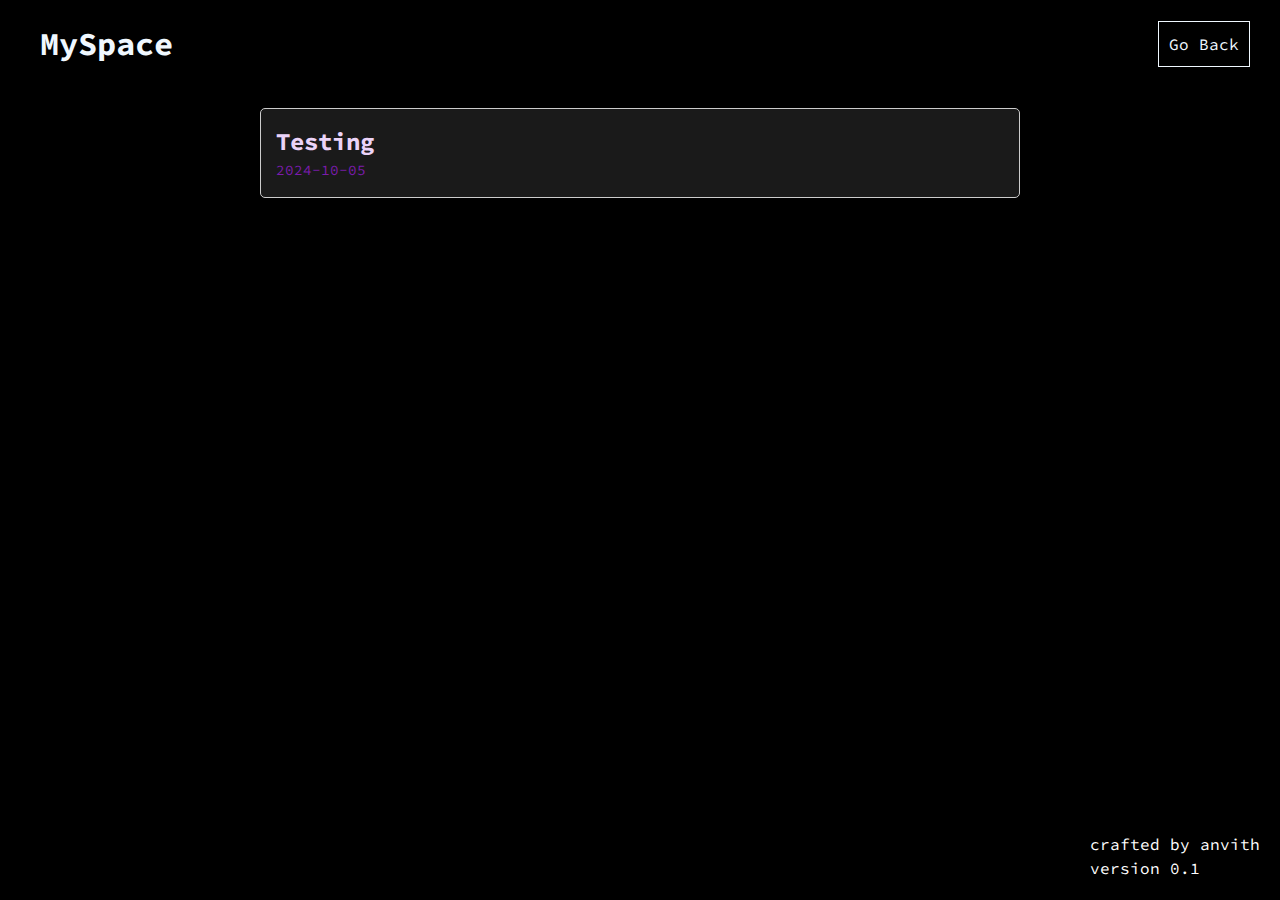
<file: blog.html>
<!DOCTYPE html>
<html lang="en">
<head>
    <meta charset="UTF-8">
    <meta name="viewport" content="width=device-width, initial-scale=1.0">
    <title>My Blog</title>
    <link rel="stylesheet" href="styles-blog.css">
    <link rel="preconnect" href="https://fonts.googleapis.com">
    <link href="https://fonts.googleapis.com/css2?family=Source+Code+Pro:wght@300;400;700&display=swap" rel="stylesheet">
</head>
<body>
    <header class="header">
        <div class="nav-bar">
            <div class="company-name">
                <h1>MySpace</h1>
            </div>
            <div class="nav-links">
                <a href="index.html">Go Back</a>
                
            </div>
        </div>
    </header>

    <main class="content" id="blogContainer">
        <!-- Blog posts will be rendered here as cards -->
    </main>

    <footer class="footer">
        <p>crafted by anvith <br>version 0.1</p>
    </footer>

    <script src="blog-script.js"></script>
</body>
</html>
</file>
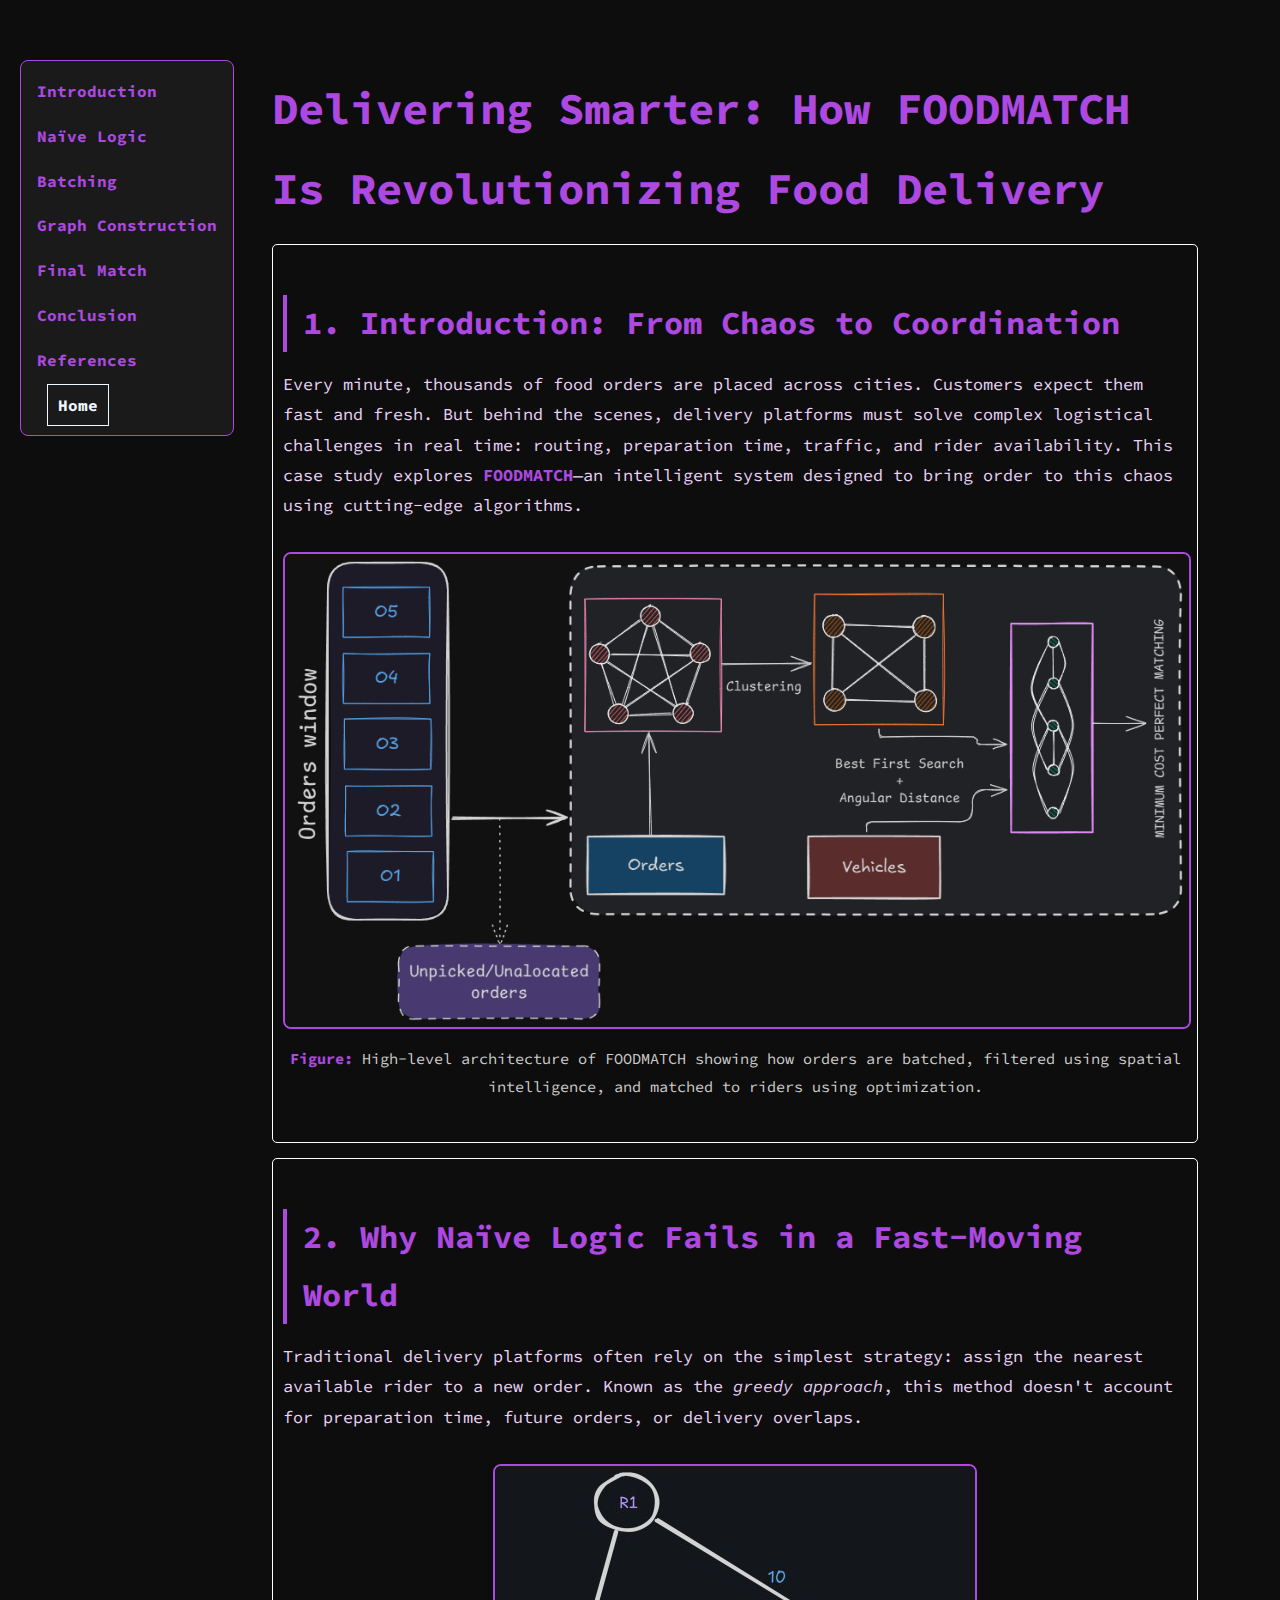
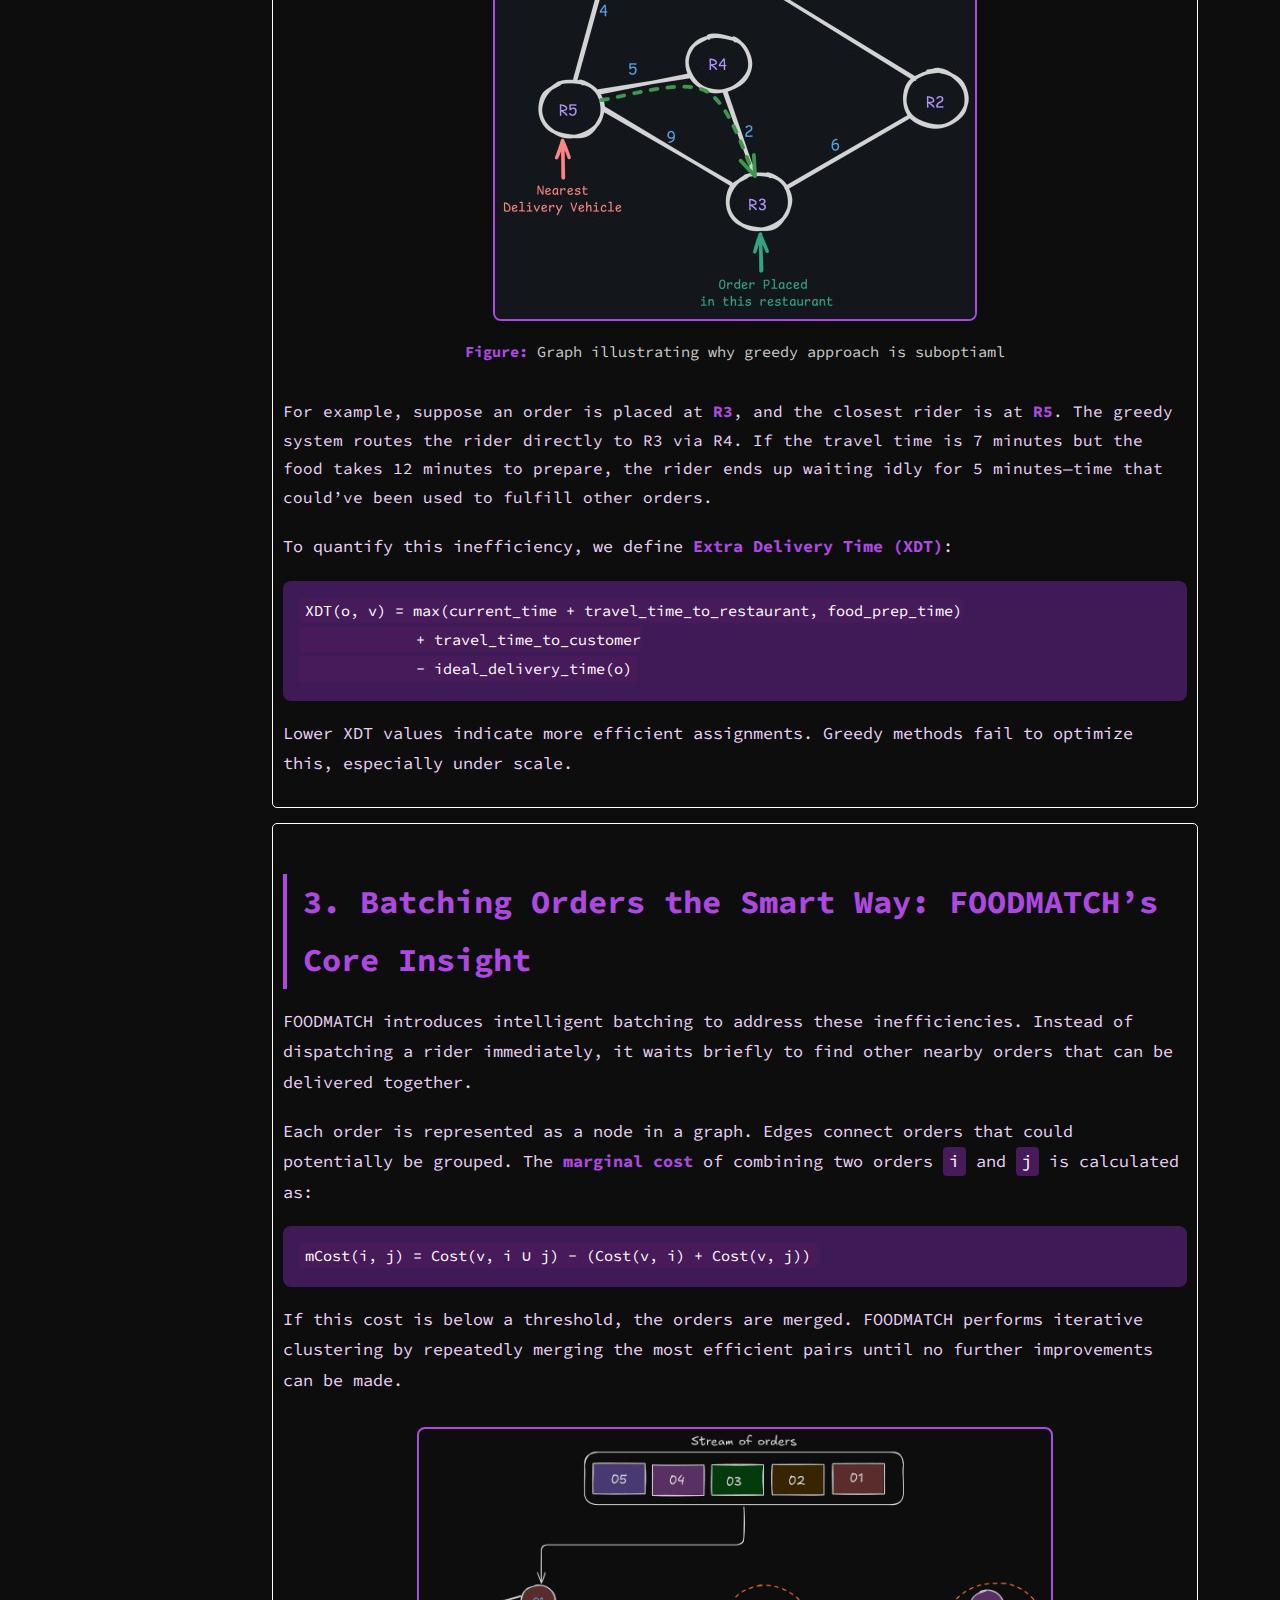
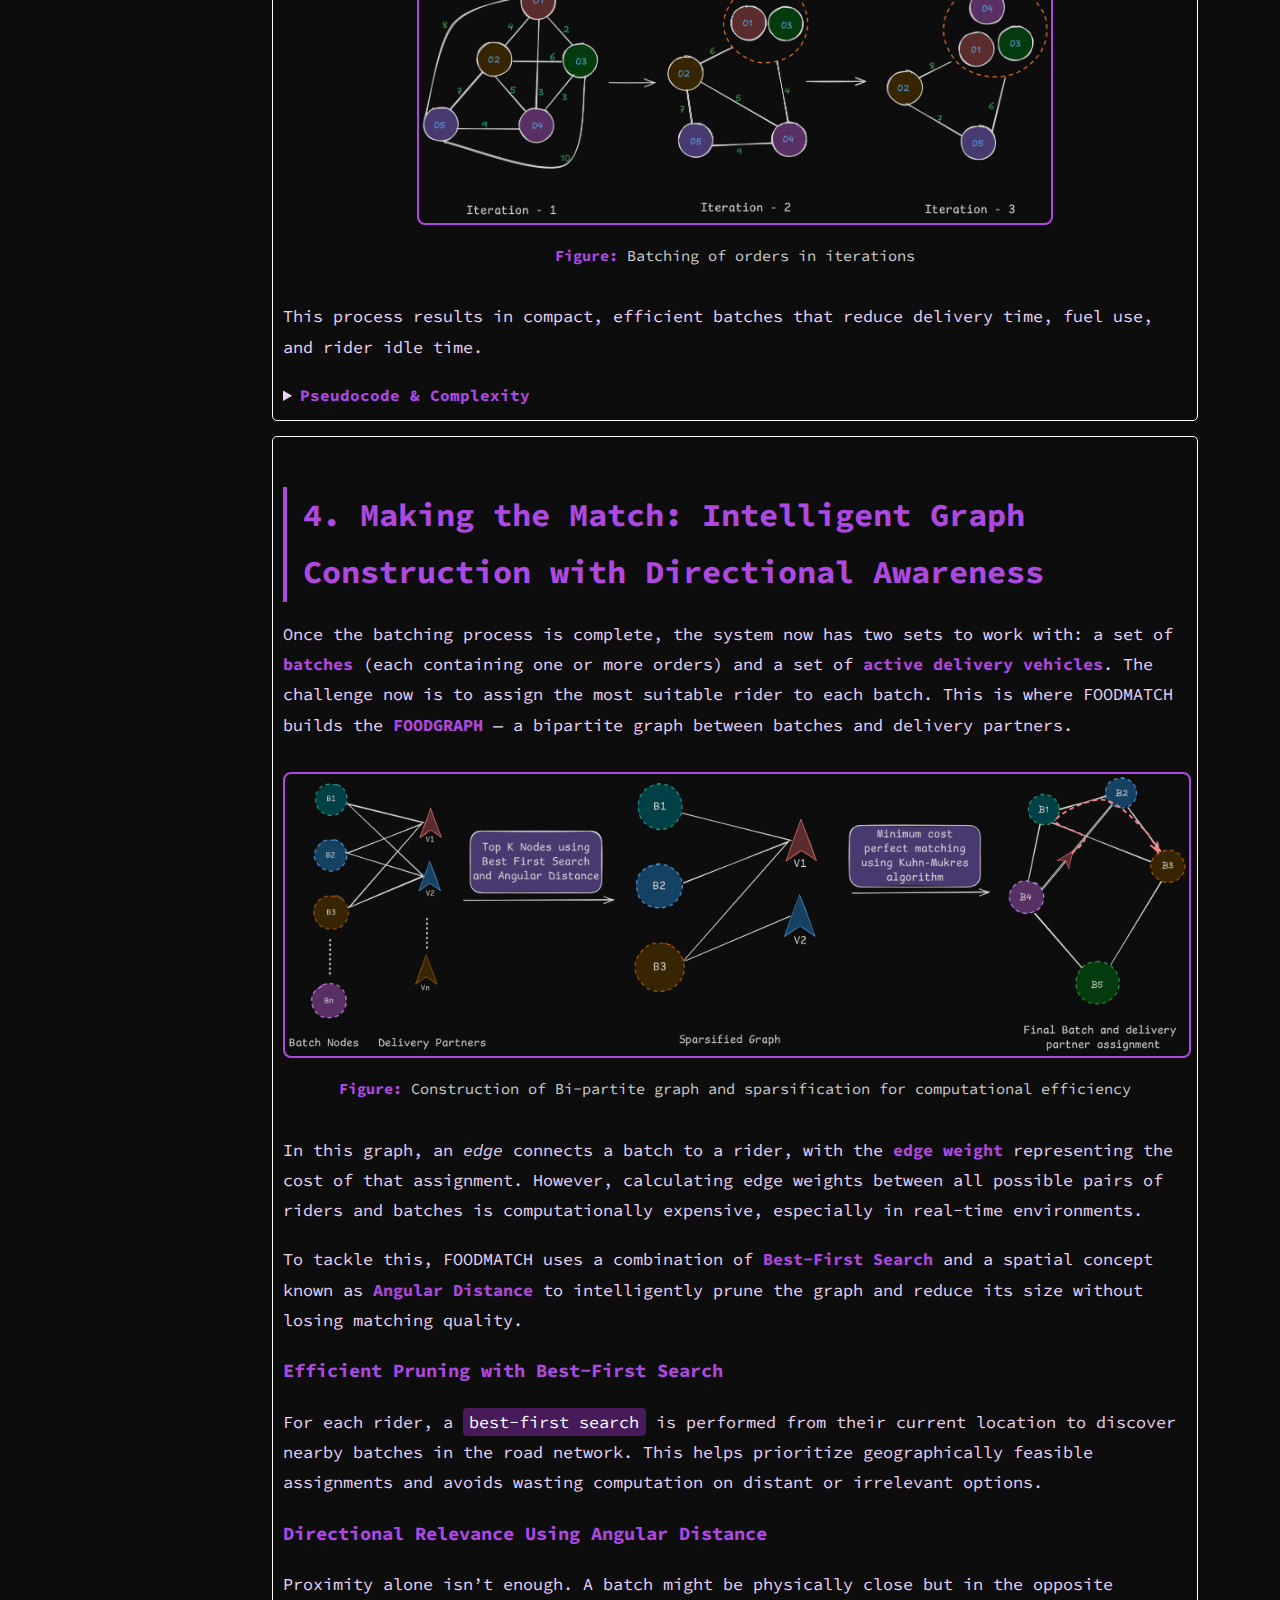
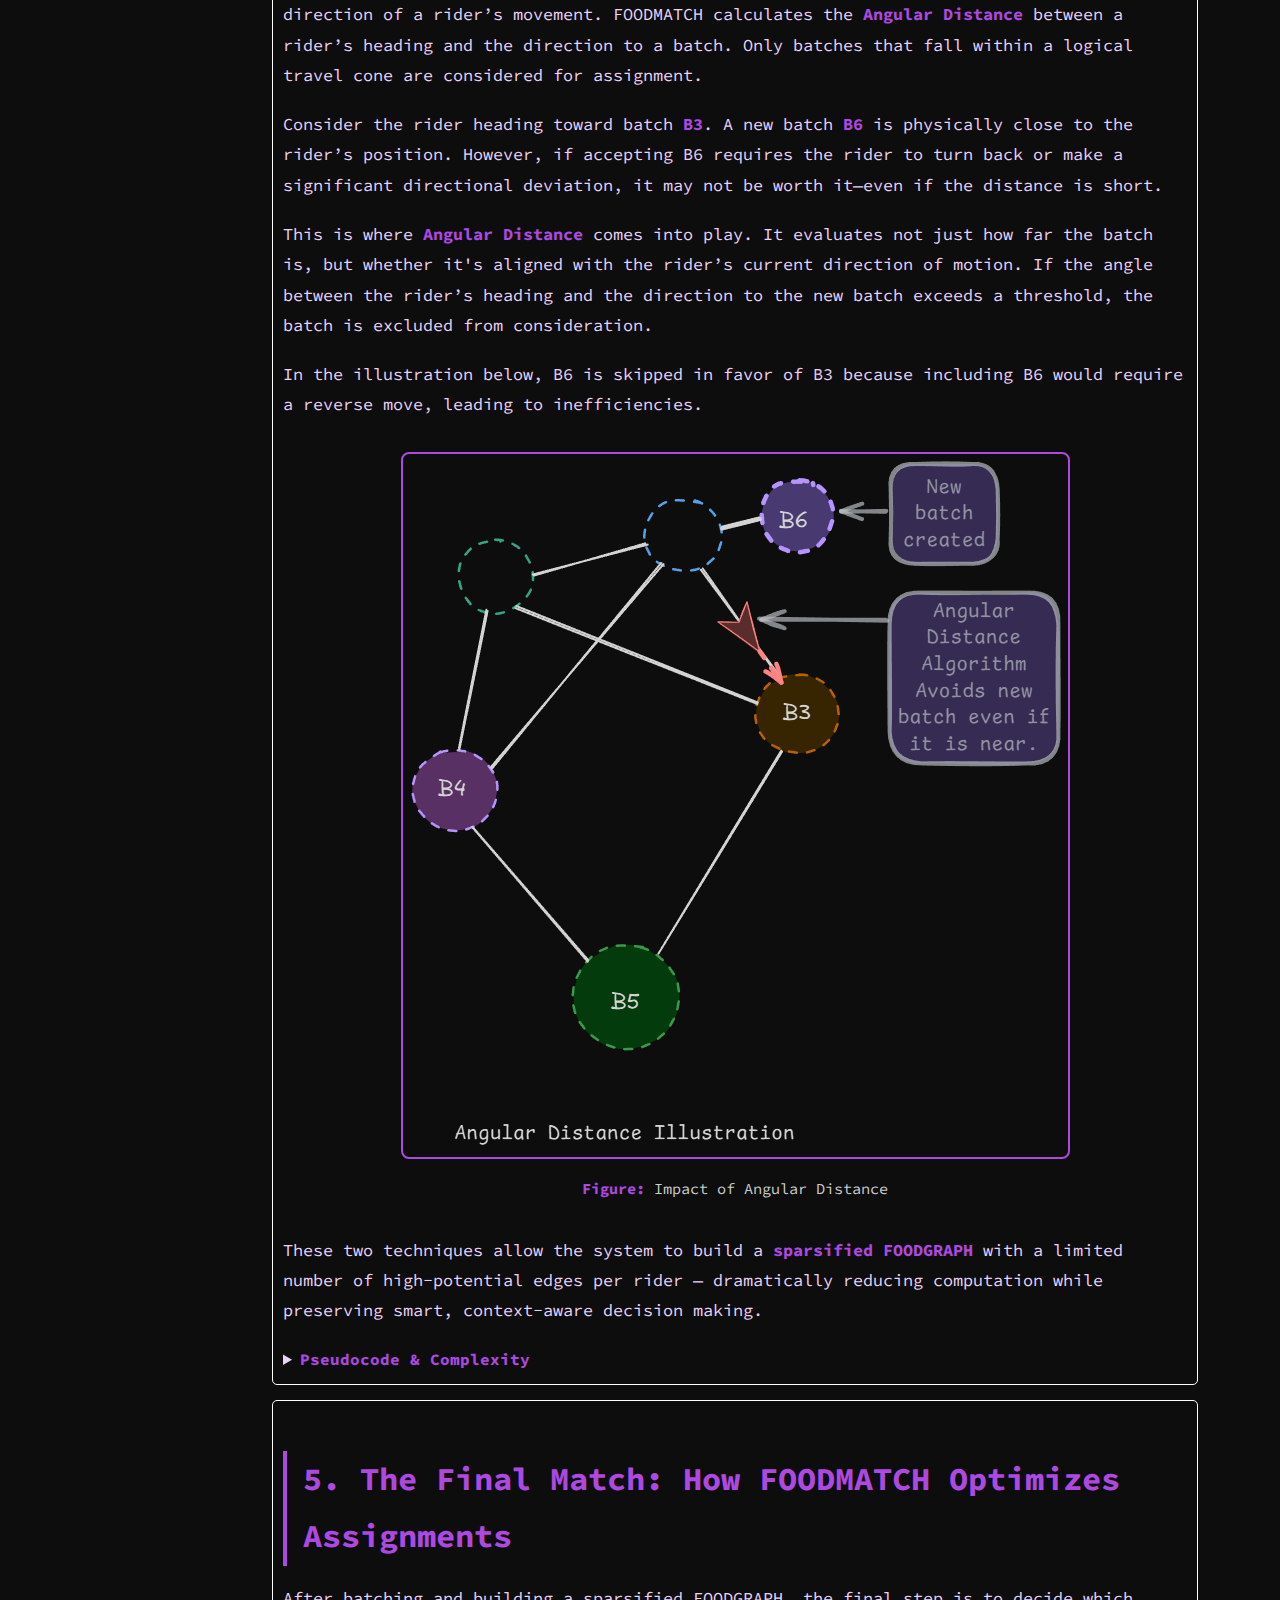
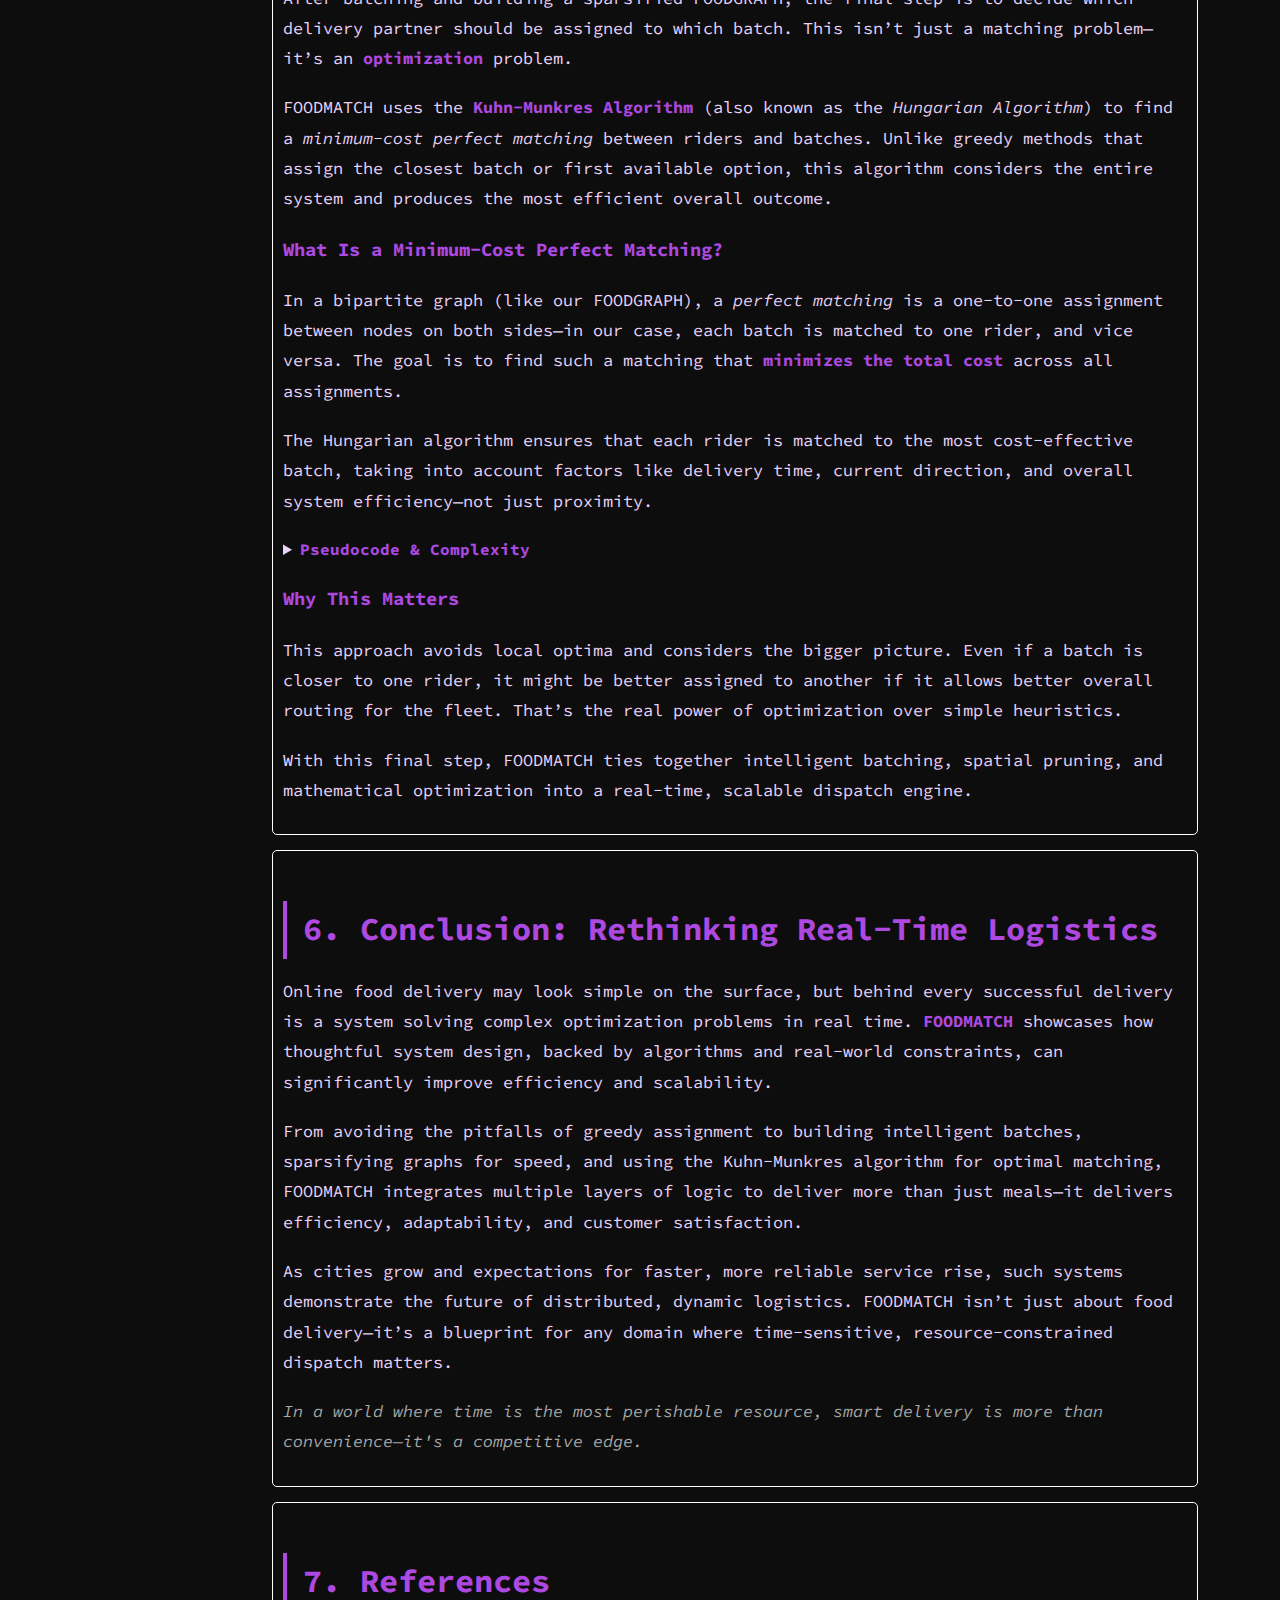
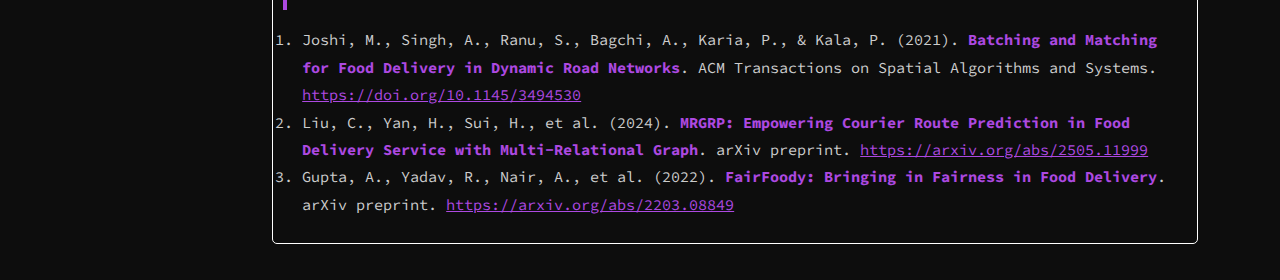
<file: case1.html>
<!DOCTYPE html>
<html lang="en">

<head>
    <meta charset="UTF-8" />
    <meta name="viewport" content="width=device-width, initial-scale=1.0" />
    <title>FOODMATCH Case Study</title>
    <link href="https://fonts.googleapis.com/css2?family=Source+Code+Pro:wght@400;600&display=swap" rel="stylesheet">
    <style>
        :root {
            --primary-color: #2e073f;
            --secondary-color: #7a1cac;
            --accent-color: #ad49e1;
            --text-color: #ebd3f8;
        }

        body {
            margin-left: 240px;
            margin-right: 50px;
            font-family: 'Source Code Pro', monospace;
            background-color: #0d0d0d;
            color: var(--text-color);
            line-height: 1.8;
            padding: 2rem;
        }

        h1,
        h2,
        h3 {
            color: var(--accent-color);
        }

        h1 {
            font-size: 2.75rem;
            margin-bottom: 1rem;
        }

        h2 {
            font-size: 2rem;
            margin-top: 2.5rem;
            margin-bottom: 1rem;
            border-left: 4px solid var(--accent-color);
            padding-left: 1rem;
        }

        p {
            font-size: 1.05rem;
            margin-bottom: 1.2rem;
        }

        pre {
            background-color: #3e1a56;
            padding: 1rem;
            border-radius: 8px;
            overflow-x: auto;
            color: var(--text-color);
            font-size: 0.95rem;
            margin-top: 0;
        }

        code {
            color: #fff;
            font-family: 'Source Code Pro', monospace;
            background-color: #471a5a;
            padding: 0.2rem 0.4rem;
            border-radius: 4px;
        }

        strong {
            color: var(--accent-color);
        }

        .box {
            margin-top: 15px;
            border: 1px solid white;
            padding: 10px;
            border-radius: 5px;
        }

        .batching {
            height: 80%;
            width: 70%;
        }

        .sidebar {
            position: fixed;
            top: 60px;
            left: 20px;
            width: 180px;
            background-color: #1a1a1a;
            border: 1px solid #ad49e1;
            padding: 1rem;
            border-radius: 8px;
            z-index: 1000;
        }

        .sidebar ul {
            list-style: none;
            padding: 0;
            margin: 0;
        }

        .sidebar li {
            margin-bottom: 1rem;
        }

        .sidebar a {
            text-decoration: none;
            color: var(--accent-color);
            font-weight: bold;
            transition: color 0.3s ease;
        }

        .sidebar a:hover {
            color: #fff;
        }
        .nav-links a {
            margin-left: 10px;
            margin-right: 10px;
            text-decoration: none;
            color: aliceblue;
            font-size: 16px;
            padding: 10px;
            /* Padding inside the links */
            border: 1px solid aliceblue;
            /* Thin white border around the links */
            transition: background-color 0.3s, color 0.3s;
            /* Optional: smooth hover effect */
        }

        .nav-links a:hover {
            background-color: aliceblue;
            /* Change background on hover */
            color: black;
            /* Change text color on hover */
        }


        @media (max-width: 768px) {
            .sidebar {
                display: none;
            }

            body {
                padding: 1rem 1.5rem;
                margin: 30px 50px;
            }

            h1 {
                font-size: 2rem;
                text-align: center;
            }

            h2 {
                font-size: 1.5rem;
                padding-left: 0.75rem;
            }

            p,
            li {
                font-size: 0.95rem;
            }

            .box {
                padding: 15px;
            }

            pre {
                font-size: 0.85rem;
            }

            .caption {
                font-size: 0.85rem;
            }
        }

        @media (max-width: 480px) {
            body {
                padding: 0.5rem;
                margin: 10px;
            }

            h1 {
                font-size: 1.75rem;
            }

            h2 {
                font-size: 1.25rem;
                padding-left: 0.5rem;
            }

            p,
            li {
                font-size: 0.9rem;
            }

            pre {
                font-size: 0.8rem;
            }

            .box {
                padding: 10px;
            }

            .caption {
                font-size: 0.8rem;
            }
        }
    </style>
</head>

<body>
    <div class="sidebar">
        <nav>
            <ul>
                <li><a href="#intro">Introduction</a></li>
                <li><a href="#naive">Naïve Logic</a></li>
                <li><a href="#batching">Batching</a></li>
                <li><a href="#graph">Graph Construction</a></li>
                <li><a href="#matching">Final Match</a></li>
                <li><a href="#conclusion">Conclusion</a></li>
                <li><a href="#ref">References</a></li>
            </ul>
            <div class="nav-links">
                <a href="index.html">Home</a>
            </div>
        </nav>

    </div>
    <h1>Delivering Smarter: How FOODMATCH Is Revolutionizing Food Delivery</h1>
    <div class="box" id="intro">
        <h2>1. Introduction: From Chaos to Coordination</h2>
        <p>
            Every minute, thousands of food orders are placed across cities. Customers expect them fast and fresh. But
            behind the scenes, delivery platforms must solve complex logistical challenges in real time: routing,
            preparation time, traffic, and rider availability. This case study explores <strong>FOODMATCH</strong>—an
            intelligent system designed to bring order to this chaos using cutting-edge algorithms.
        </p>
        <div style="text-align: center; margin-top: 2rem; margin-bottom: 2rem;">
            <img src="image/PIPELINE (1).png" alt="FOODMATCH Architecture"
                style="max-width: 100%; border-radius: 8px; border: 2px solid #ad49e1;" />

            <p style="font-size: 0.95rem; color: #ccc; margin-top: 0.5rem;">
                <strong>Figure:</strong> High-level architecture of FOODMATCH showing how orders are batched, filtered
                using spatial intelligence, and matched to riders using optimization.
            </p>
        </div>



    </div>

    <div class="box" id="naive">
        <h2>2. Why Naïve Logic Fails in a Fast-Moving World</h2>
        <p>
            Traditional delivery platforms often rely on the simplest strategy: assign the nearest available rider to a
            new
            order. Known as the <em>greedy approach</em>, this method doesn't account for preparation time, future
            orders,
            or delivery overlaps.
        </p>
        <div style="text-align: center; margin-top: 2rem; margin-bottom: 2rem;">
            <img src="image/GREEDY-APS (1) (1).jpg" alt=""
                style="max-width: 100%; border-radius: 8px; border: 2px solid #ad49e1;">
            <p style="font-size: 0.95rem; color: #ccc; margin-top: 0.5rem;">
                <strong>Figure:</strong> Graph illustrating why greedy approach is suboptiaml
            </p>
            <p>
        </div>

        For example, suppose an order is placed at <strong>R3</strong>, and the closest rider is at
        <strong>R5</strong>.
        The greedy system routes the rider directly to R3 via R4. If the travel time is 7 minutes but the food takes
        12
        minutes to prepare, the rider ends up waiting idly for 5 minutes—time that could’ve been used to fulfill
        other
        orders.
        </p>
        <p>
            To quantify this inefficiency, we define <strong>Extra Delivery Time (XDT)</strong>:
        </p>
        <pre><code>XDT(o, v) = max(current_time + travel_time_to_restaurant, food_prep_time)
             + travel_time_to_customer
             - ideal_delivery_time(o)</code></pre>
        <p>
            Lower XDT values indicate more efficient assignments. Greedy methods fail to optimize this, especially under
            scale.
        </p>

    </div>

    <div class="box" id="batching">
        <h2>3. Batching Orders the Smart Way: FOODMATCH’s Core Insight</h2>
        <p>
            FOODMATCH introduces intelligent batching to address these inefficiencies. Instead of dispatching a rider
            immediately, it waits briefly to find other nearby orders that can be delivered together.
        </p>
        <p>
            Each order is represented as a node in a graph. Edges connect orders that could potentially be grouped. The
            <strong>marginal cost</strong> of combining two orders <code>i</code> and <code>j</code> is calculated as:
        </p>
        <pre><code>mCost(i, j) = Cost(v, i ∪ j) - (Cost(v, i) + Cost(v, j))</code></pre>
        <p>
            If this cost is below a threshold, the orders are merged. FOODMATCH performs iterative clustering by
            repeatedly
            merging the most efficient pairs until no further improvements can be made.
        </p>
        <div style="text-align: center; margin-top: 2rem; margin-bottom: 2rem;">
            <img class="batching" src="image/batching.png" alt=""
                style="max-width: 100%; border-radius: 8px; border: 2px solid #ad49e1;">
            <p style="font-size: 0.95rem; color: #ccc; margin-top: 0.5rem;">
                <strong>Figure:</strong> Batching of orders in iterations
            </p>
            <p>
        </div>

        <p>
            This process results in compact, efficient batches that reduce delivery time, fuel use, and rider idle time.
        </p>
        <details>
            <summary><strong>Pseudocode & Complexity</strong></summary>
            <pre><code>
// Inputs:
//   windowSize – Accumulation window for incoming orders
//   qualityThreshold – Cutoff value for average cost to stop merging
// Outputs:
//   finalBatches – List of grouped orders (batches)


1.  round = 0
2.  batches[0] = initial individual orders grouped as one order per batch
3.  weights[0] = pairwise cost of merging each batch
4.  graph[0] = { batches[0], weights[0] }

5.  while true:
6.      if averageCost(graph[round]) / numberOfBatches > qualityThreshold:
7.          break

8.      (i, j) = findLowestMergeCostPair(weights[round])

9.      if size(batches[i]) + size(batches[j]) > maxOrdersAllowed:
10.         continue

11.     mergedRoute = computeOptimalRoute(batches[i], batches[j])
12.     mergedBatch = combineOrders(batches[i], batches[j])

13.     batches[round + 1] = batches[round]
         - remove batches[i] and batches[j]
         + add mergedBatch

14.     weights[round + 1] = recalculateWeightsFor(mergedBatch)

15.     graph[round + 1] = { batches[round + 1], weights[round + 1] }
16.     round += 1

17. finalBatches = extractOrdersFrom(batches[round])
18. return finalBatches, routePlans

// Time Complexity:
//   Let n be the number of orders in the window.
//   - Initial pairwise cost computation: O(n^2)
//   - In each round: merging ~ O(n)
//   - Number of rounds: O(n)
//   Overall: O(n^2) due to pairwise merging and recomputation
</code></pre>
        </details>

    </div>
    <div class="box" id="graph">
        <h2>4. Making the Match: Intelligent Graph Construction with Directional Awareness</h2>
        <p>
            Once the batching process is complete, the system now has two sets to work with: a set of
            <strong>batches</strong> (each containing one or more orders) and a set of <strong>active delivery
                vehicles</strong>. The challenge now is to assign the most suitable rider to each batch. This is where
            FOODMATCH builds the <strong>FOODGRAPH</strong> — a bipartite graph between batches and delivery partners.
        </p>
        <div style="text-align: center; margin-top: 2rem; margin-bottom: 2rem;">
            <img src="image/FOODGRAPH (1).png" alt=""
                style="max-width: 100%; border-radius: 8px; border: 2px solid #ad49e1;">
            <p style="font-size: 0.95rem; color: #ccc; margin-top: 0.5rem;">
                <strong>Figure:</strong> Construction of Bi-partite graph and sparsification for computational
                efficiency
            </p>
            <p>
        </div>
        <p>
            In this graph, an <em>edge</em> connects a batch to a rider, with the <strong>edge weight</strong>
            representing
            the cost of that assignment. However, calculating edge weights between all possible pairs of riders and
            batches
            is computationally expensive, especially in real-time environments.
        </p>
        <p>
            To tackle this, FOODMATCH uses a combination of <strong>Best-First Search</strong> and a spatial concept
            known
            as <strong>Angular Distance</strong> to intelligently prune the graph and reduce its size without losing
            matching quality.
        </p>

        <h3>Efficient Pruning with Best-First Search</h3>
        <p>
            For each rider, a <code>best-first search</code> is performed from their current location to discover nearby
            batches in the road network. This helps prioritize geographically feasible assignments and avoids wasting
            computation on distant or irrelevant options.
        </p>

        <h3>Directional Relevance Using Angular Distance</h3>
        <p>
            Proximity alone isn’t enough. A batch might be physically close but in the opposite direction of a rider’s
            movement. FOODMATCH calculates the <strong>Angular Distance</strong> between a rider’s heading and the
            direction
            to a batch. Only batches that fall within a logical travel cone are considered for assignment.
        </p>
        <p>
            Consider the rider heading toward batch <strong>B3</strong>. A new batch <strong>B6</strong> is physically
            close to the rider’s position. However, if accepting B6 requires the rider to turn back or make a
            significant directional deviation, it may not be worth it—even if the distance is short.
        </p>
        <p>
            This is where <strong>Angular Distance</strong> comes into play. It evaluates not just how far the batch is,
            but whether it's aligned with the rider’s current direction of motion. If the angle between the rider’s
            heading and the direction to the new batch exceeds a threshold, the batch is excluded from consideration.
        </p>

        <p>
            In the illustration below, B6 is skipped in favor of B3 because including B6 would require a reverse move,
            leading to inefficiencies.
        </p>
        <div style="text-align: center; margin-top: 2rem; margin-bottom: 2rem;">
            <img src="image/angular (1).png" alt=""
                style="max-width: 100%; border-radius: 8px; border: 2px solid #ad49e1;">
            <p style="font-size: 0.95rem; color: #ccc; margin-top: 0.5rem;">
                <strong>Figure:</strong> Impact of Angular Distance
            </p>
            <p>
        </div>
        <p>
            These two techniques allow the system to build a <strong>sparsified FOODGRAPH</strong> with a limited number
            of
            high-potential edges per rider — dramatically reducing computation while preserving smart, context-aware
            decision making.
        </p>
        <details>
            <summary><strong>Pseudocode & Complexity</strong></summary>

            <pre><code>
// Inputs:
//   vehicles – Set of available delivery vehicles
//   batches – Set of order batches
//   maxDegree – Maximum number of batches each vehicle should connect to
//   currentTime – Current system time
//   roadGraph – Underlying road network graph G(V, E)

// Output:
//   Bipartite graph B = (vehicles, batches, edges)

1.  Initialize an empty bipartite graph B with vehicles on one side, batches on the other.
2.  For each vehicle v in vehicles:
3.      source = getCurrentLocation(v, currentTime)
4.      PQ = empty priority queue
5.      PQ.insert(source, cost=0)
6.      Mark all batches as unvisited
7.      matchedBatches = []

8.      While PQ is not empty and matchedBatches < maxDegree:
9.          u = PQ.pop()
10.         If u is already visited, skip
11.         Mark u as visited
12.         candidateBatches = getNearbyBatches(u)

13.         For each batch i in candidateBatches:
14.             Add edge from v to i in graph B with calculated edge weight (based on delivery cost)
15.         End For

16.         matchedBatches += candidateBatches
17.         neighbors = getUnvisitedNeighbors(u, roadGraph)
18.         For each neighbor n in neighbors:
19.             PQ.insert(n, estimatedCostTo(n))
20.         End For
21.  End For

22. Return sparsified bipartite graph B

// Time Complexity:
//   Let V be the number of vehicles, B be the number of batches, and N be the number of nodes in the roadGraph.
//   - For each vehicle, a modified Dijkstra's traversal is done up to maxDegree batches.
//   - Assuming batch lookup and edge insertion takes O(1) per batch, and neighbor expansion is bounded:
//     -> Per vehicle: O(maxDegree * log N)
//   - Total: O(V * maxDegree * log N), assuming batch density is reasonable and traversal doesn't visit all nodes.
</code></pre>
        </details>

    </div>
    <div class="box" id="matching">
        <h2>5. The Final Match: How FOODMATCH Optimizes Assignments</h2>
        <p>
            After batching and building a sparsified FOODGRAPH, the final step is to decide which delivery partner
            should be assigned to which batch. This isn’t just a matching problem—it’s an <strong>optimization</strong>
            problem.
        </p>

        <p>
            FOODMATCH uses the <strong>Kuhn-Munkres Algorithm</strong> (also known as the <em>Hungarian Algorithm</em>)
            to find a <em>minimum-cost perfect matching</em> between riders and batches. Unlike greedy methods that
            assign the closest batch or first available option, this algorithm considers the entire system and produces
            the most efficient overall outcome.
        </p>

        <h3>What Is a Minimum-Cost Perfect Matching?</h3>
        <p>
            In a bipartite graph (like our FOODGRAPH), a <em>perfect matching</em> is a one-to-one assignment between
            nodes on both sides—in our case, each batch is matched to one rider, and vice versa. The goal is to find
            such a matching that <strong>minimizes the total cost</strong> across all assignments.
        </p>

        <p>
            The Hungarian algorithm ensures that each rider is matched to the most cost-effective batch, taking into
            account factors like delivery time, current direction, and overall system efficiency—not just proximity.
        </p>
        <details>
            <summary><strong>Pseudocode & Complexity</strong></summary>

            <pre><code>
// Conceptual view of the assignment step
for each batch b in B:
    for each rider r in R:
        compute cost(r, b)
construct bipartite graph G(R, B, cost)
apply Kuhn-Munkres to find min-cost perfect matching
assign riders based on optimal match

// Time Complexity:
//   Let n = max(|R|, |B|)
//   - Cost matrix computation: O(n^2)
//   - Kuhn-Munkres (Hungarian Algorithm): O(n^3)
//   Overall: O(n^3), where n is the number of riders or batches (whichever is larger)
</code></pre>
        </details>

        <h3>Why This Matters</h3>
        <p>
            This approach avoids local optima and considers the bigger picture. Even if a batch is closer to one rider,
            it might be better assigned to another if it allows better overall routing for the fleet. That’s the real
            power of optimization over simple heuristics.
        </p>

        <p>
            With this final step, FOODMATCH ties together intelligent batching, spatial pruning, and mathematical
            optimization into a real-time, scalable dispatch engine.
        </p>

    </div>
    <div class="box" id="conclusion">
        <h2>6. Conclusion: Rethinking Real-Time Logistics</h2>
        <p>
            Online food delivery may look simple on the surface, but behind every successful delivery is a system
            solving complex optimization problems in real time. <strong>FOODMATCH</strong> showcases how thoughtful
            system design, backed by algorithms and real-world constraints, can significantly improve efficiency and
            scalability.
        </p>

        <p>
            From avoiding the pitfalls of greedy assignment to building intelligent batches, sparsifying graphs for
            speed, and using the Kuhn-Munkres algorithm for optimal matching, FOODMATCH integrates multiple layers of
            logic to deliver more than just meals—it delivers efficiency, adaptability, and customer satisfaction.
        </p>

        <p>
            As cities grow and expectations for faster, more reliable service rise, such systems demonstrate the future
            of distributed, dynamic logistics. FOODMATCH isn’t just about food delivery—it’s a blueprint for any domain
            where time-sensitive, resource-constrained dispatch matters.
        </p>

        <p style="font-style: italic; color: #aaa;">
            In a world where time is the most perishable resource, smart delivery is more than convenience—it's a
            competitive edge.
        </p>

    </div>
    <div class="box" id="ref">
    <h2>7. References</h2>
        <ol style="font-size: 0.95rem; color: #ccc; padding-left: 1.2rem;">
        <li>
            Joshi, M., Singh, A., Ranu, S., Bagchi, A., Karia, P., & Kala, P. (2021). 
            <strong>Batching and Matching for Food Delivery in Dynamic Road Networks</strong>. 
            ACM Transactions on Spatial Algorithms and Systems. 
            <a href="https://dl.acm.org/doi/10.1145/3494530" target="_blank" style="color: var(--accent-color);">https://doi.org/10.1145/3494530</a>
        </li>
        <li>
            Liu, C., Yan, H., Sui, H., et al. (2024). 
            <strong>MRGRP: Empowering Courier Route Prediction in Food Delivery Service with Multi-Relational Graph</strong>. 
            arXiv preprint. 
            <a href="https://arxiv.org/abs/2505.11999" target="_blank" style="color: var(--accent-color);">https://arxiv.org/abs/2505.11999</a>
        </li>
        <li>
            Gupta, A., Yadav, R., Nair, A., et al. (2022). 
            <strong>FairFoody: Bringing in Fairness in Food Delivery</strong>. 
            arXiv preprint. 
            <a href="https://arxiv.org/abs/2203.08849" target="_blank" style="color: var(--accent-color);">https://arxiv.org/abs/2203.08849</a>
        </li>
    </ol>
</div>

</body>

</html>
</file>
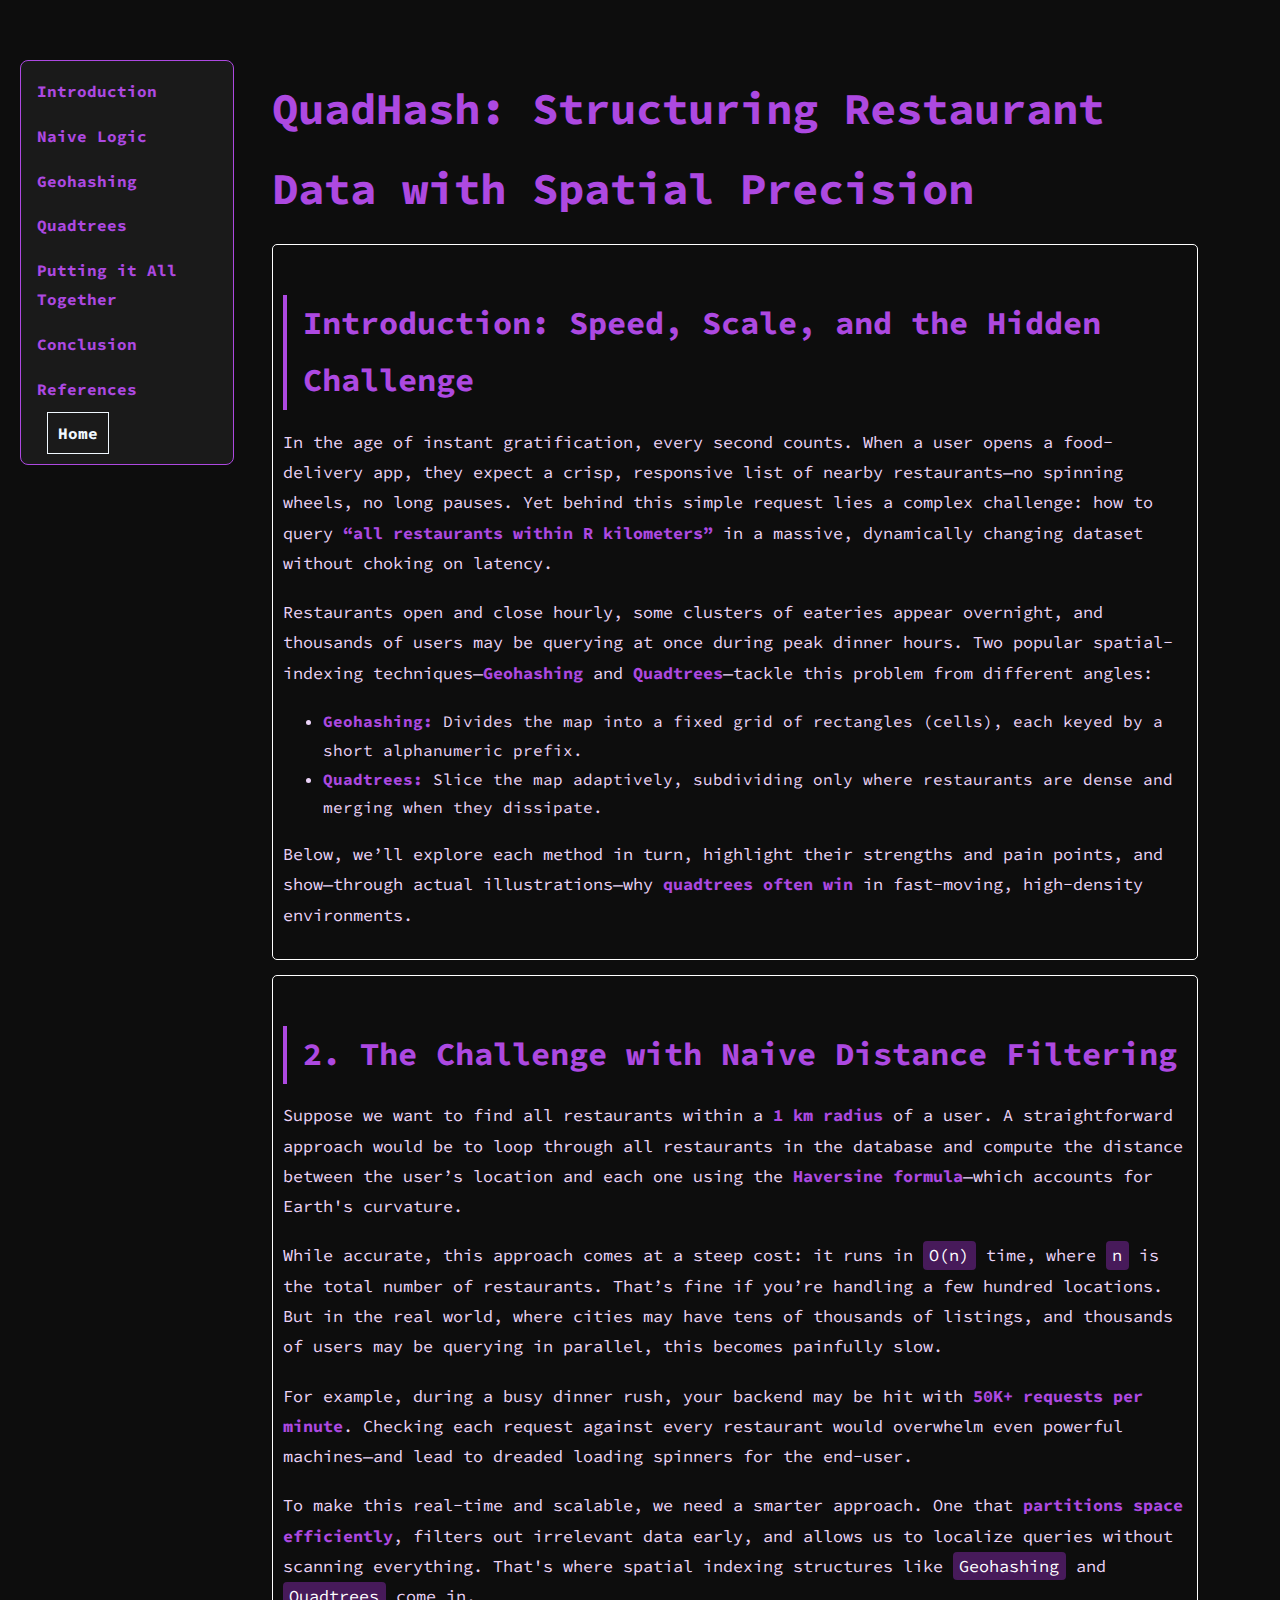
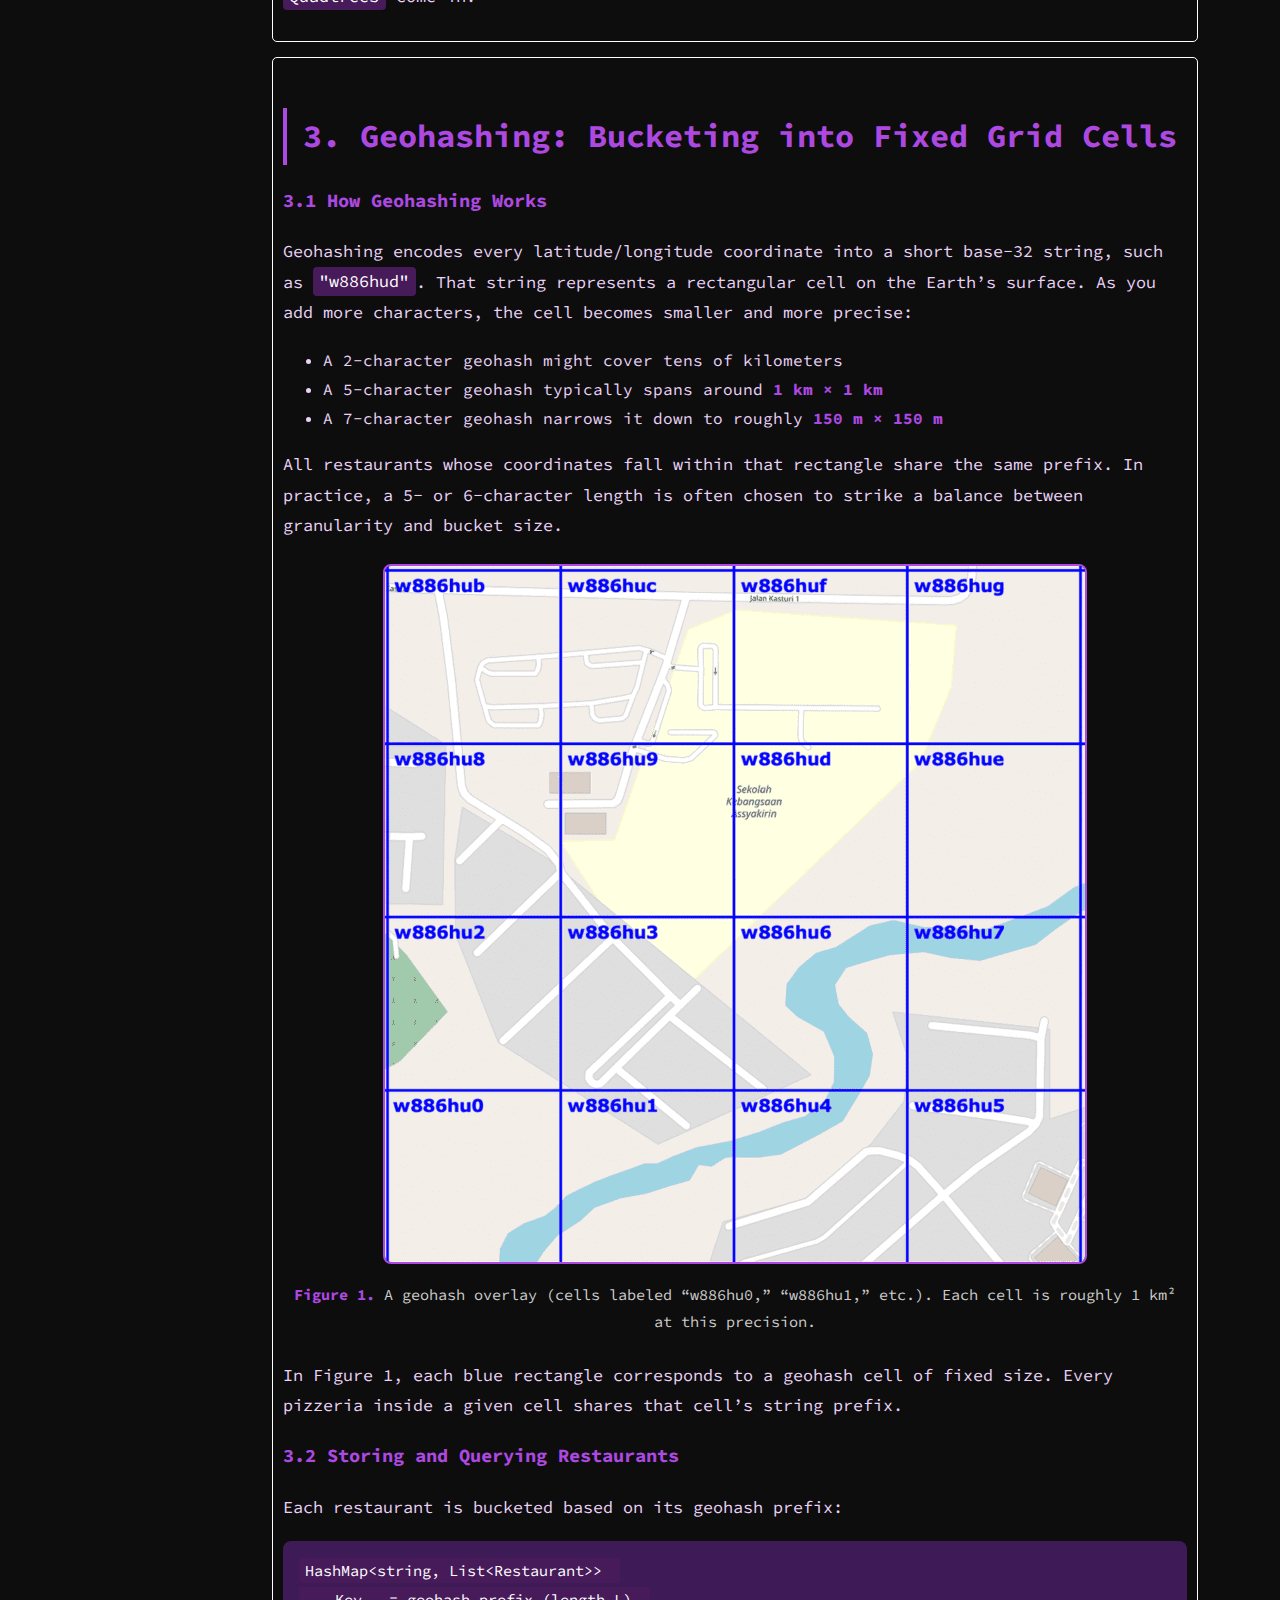
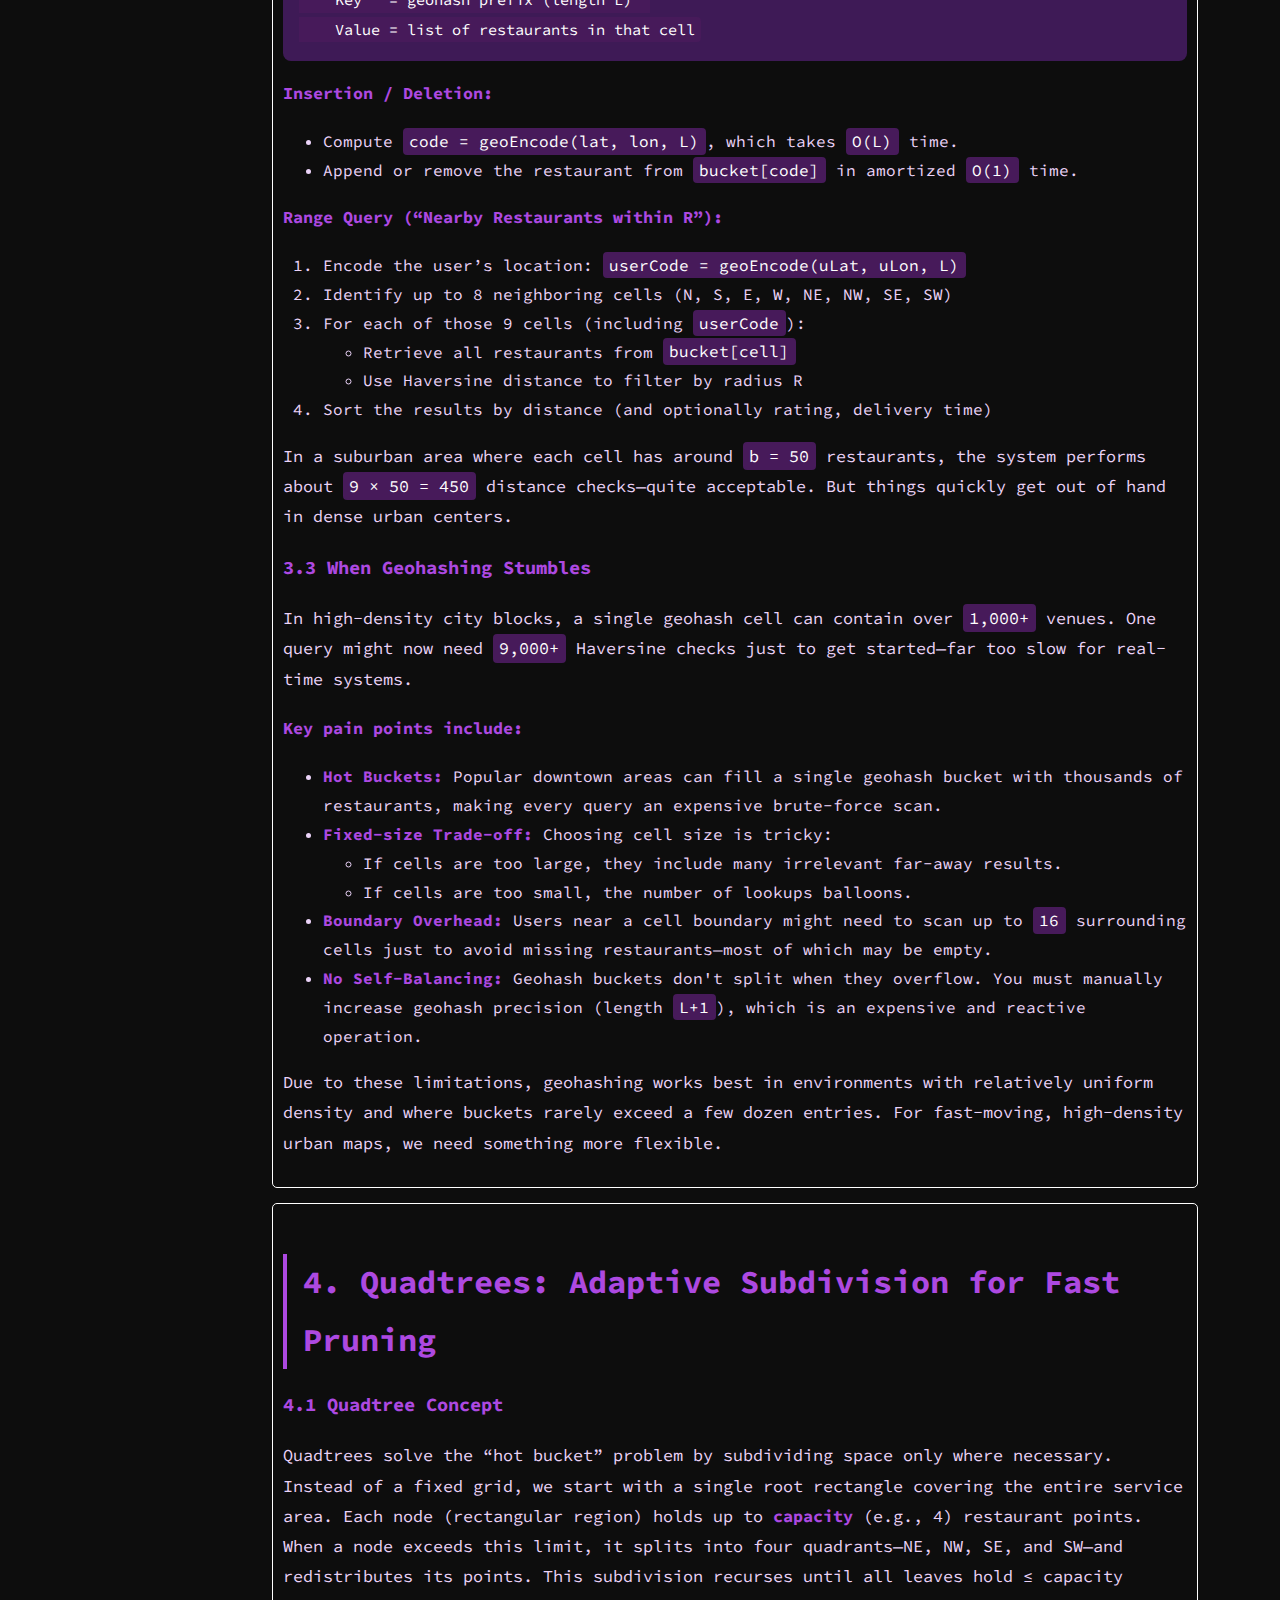
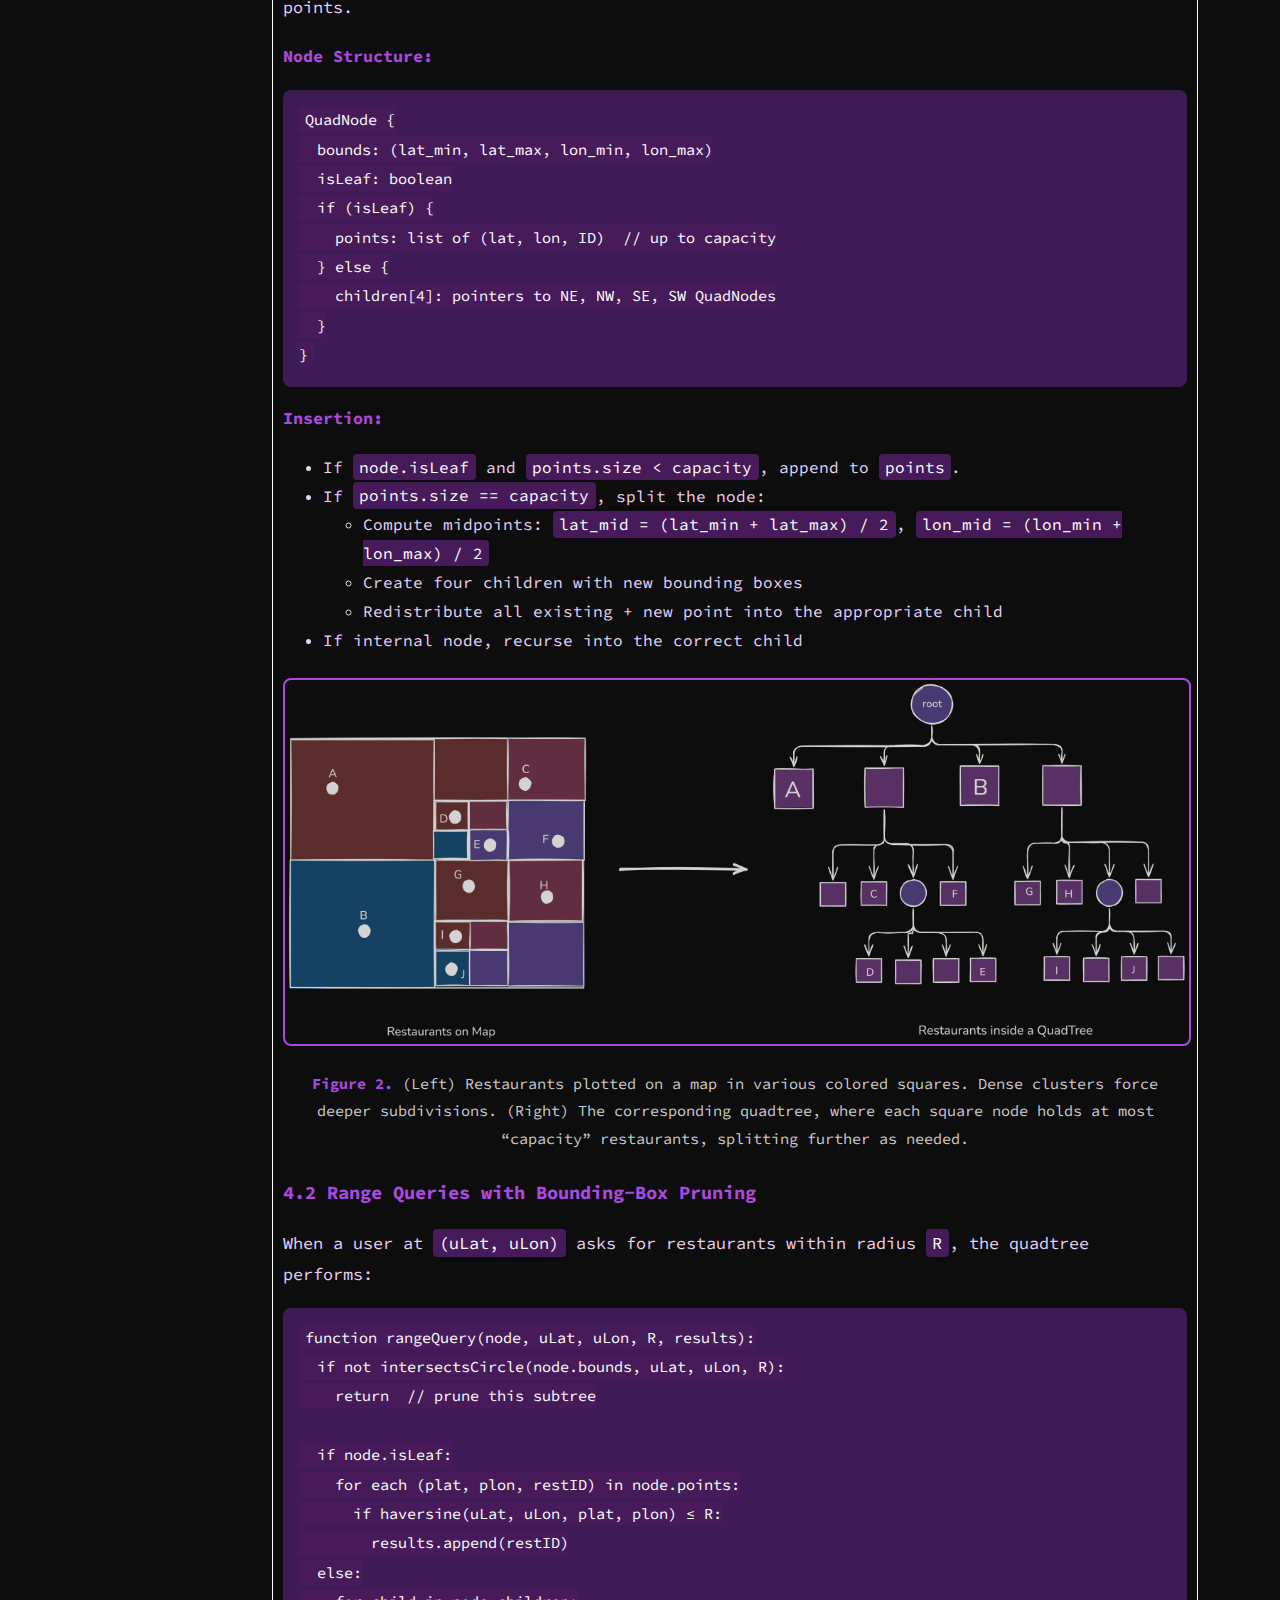
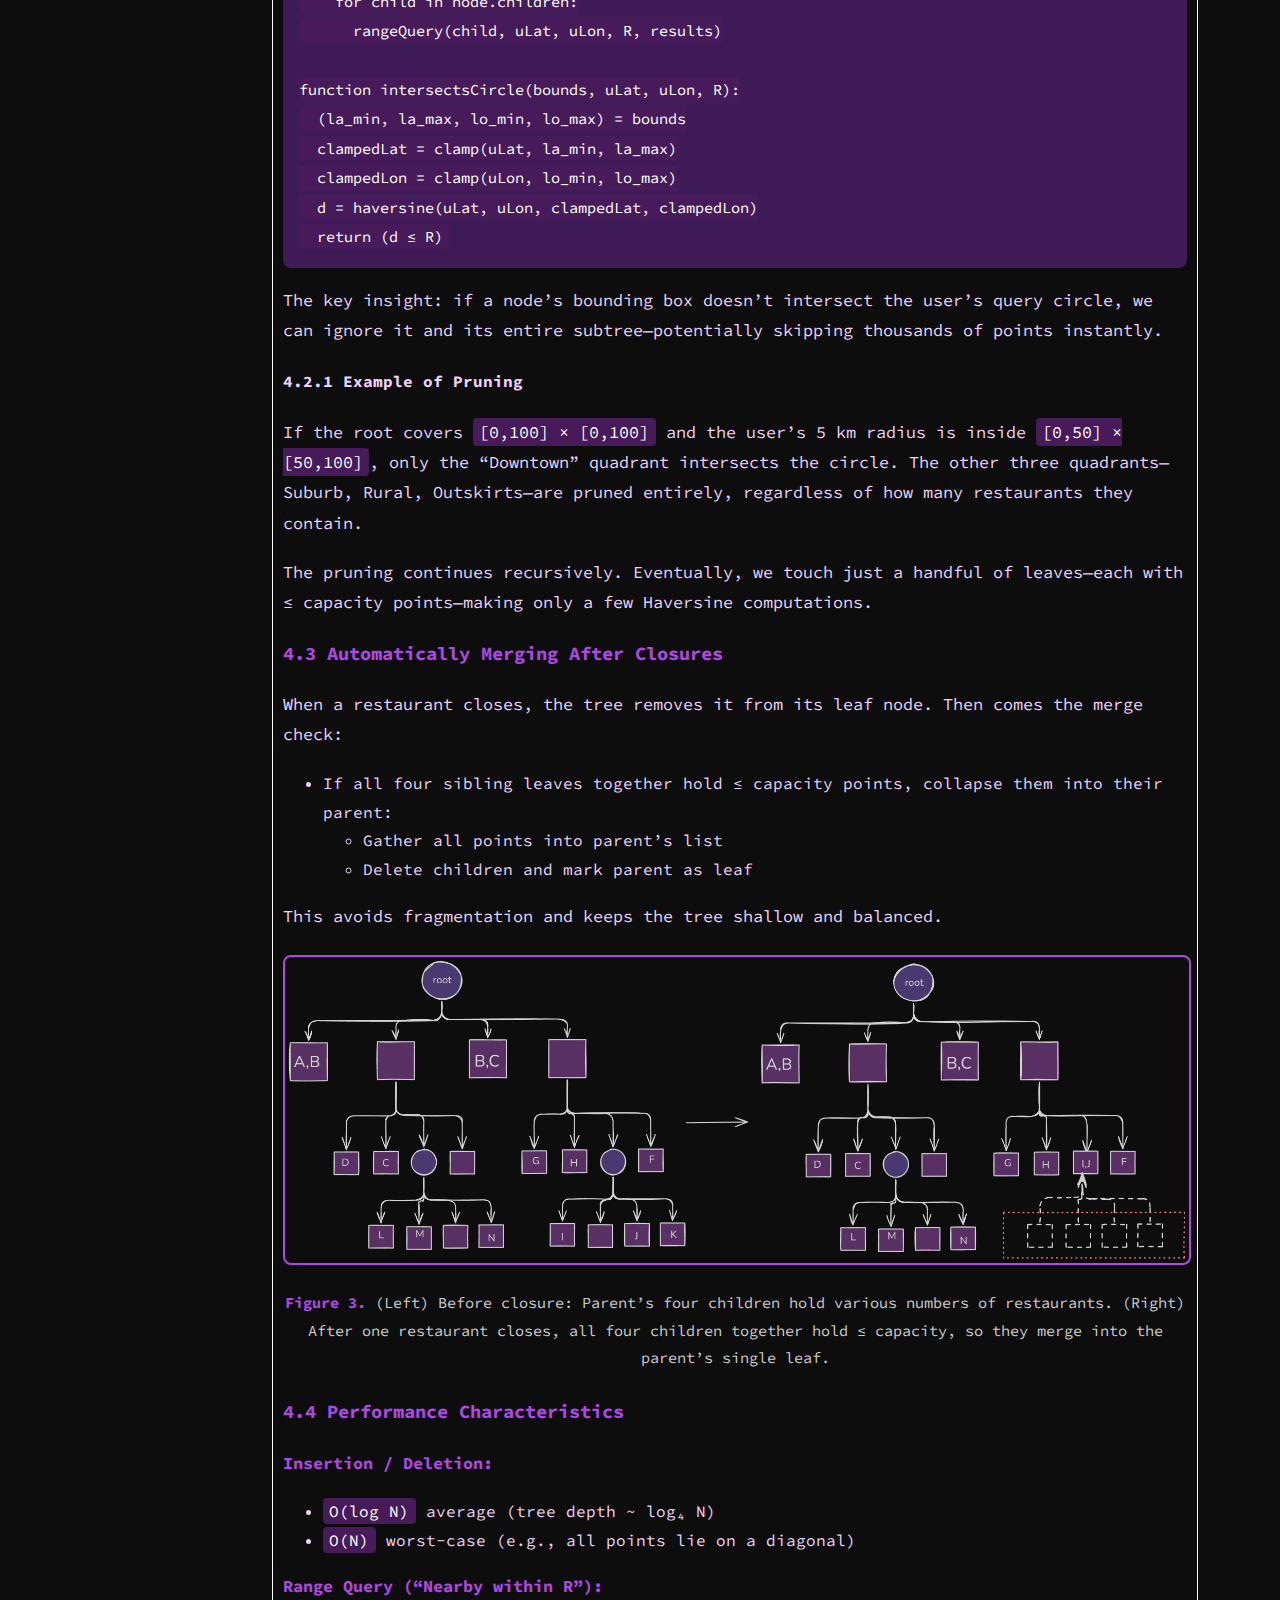
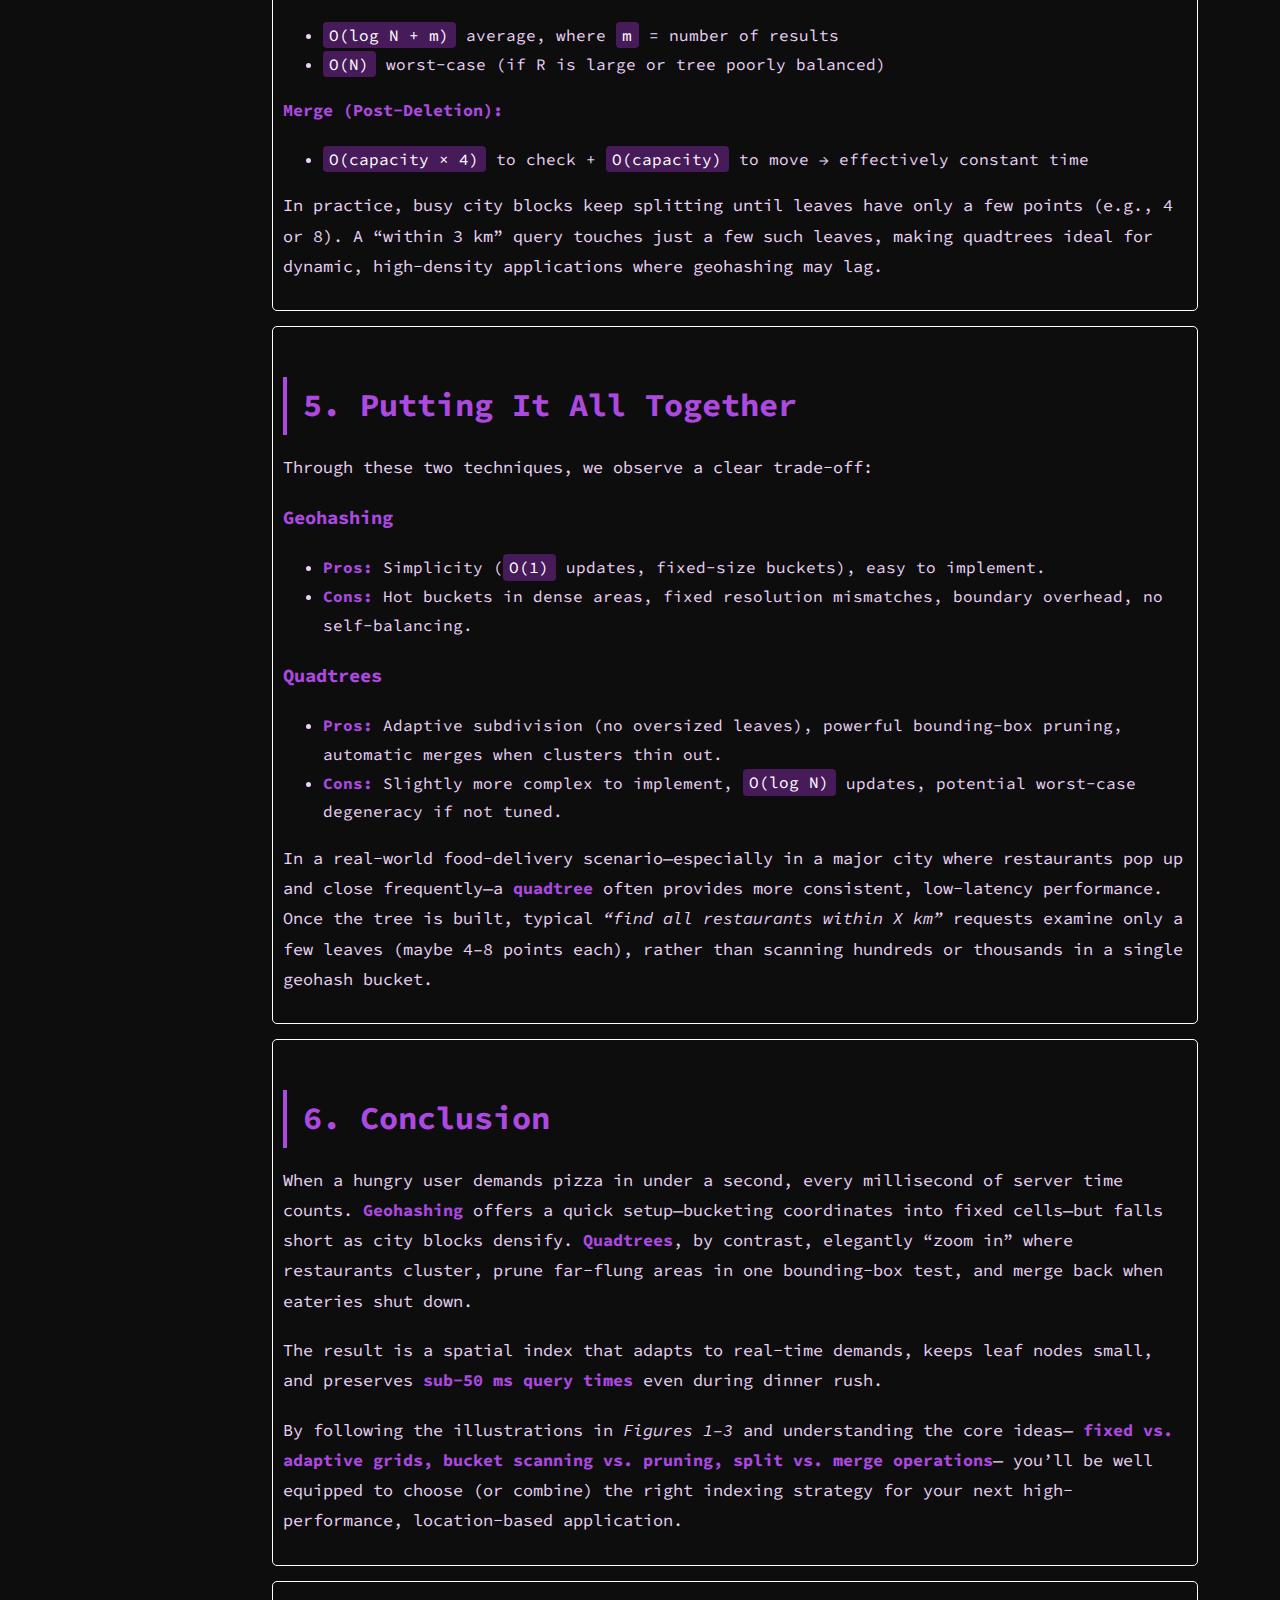
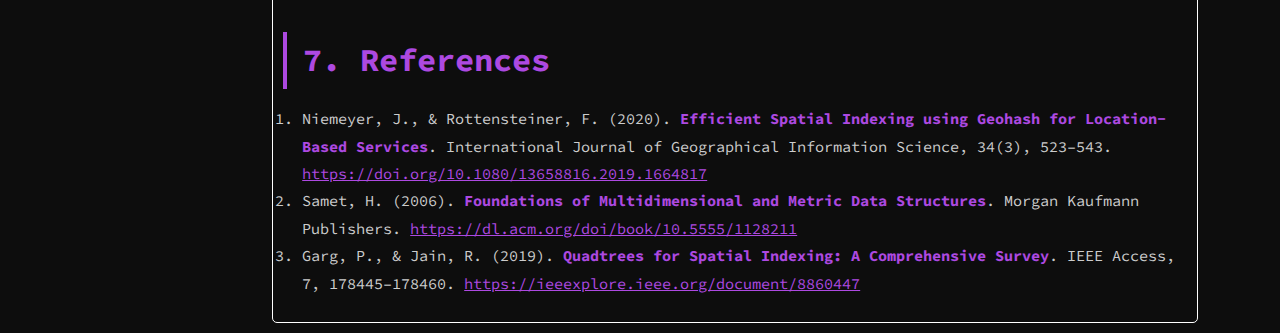
<file: case2.html>
<!DOCTYPE html>
<html lang="en">

<head>
    <meta charset="UTF-8" />
    <meta name="viewport" content="width=device-width, initial-scale=1.0" />
    <title>QuadHash Case Study</title>
    <link href="https://fonts.googleapis.com/css2?family=Source+Code+Pro:wght@400;600&display=swap" rel="stylesheet">
    <style>
        :root {
            --primary-color: #2e073f;
            --secondary-color: #7a1cac;
            --accent-color: #ad49e1;
            --text-color: #ebd3f8;
        }

        body {
            margin-left: 240px;
            margin-right: 50px;
            font-family: 'Source Code Pro', monospace;
            background-color: #0d0d0d;
            color: var(--text-color);
            line-height: 1.8;
            padding: 2rem;
        }

        h1,
        h2,
        h3 {
            color: var(--accent-color);
        }

        h1 {
            font-size: 2.75rem;
            margin-bottom: 1rem;
        }

        h2 {
            font-size: 2rem;
            margin-top: 2.5rem;
            margin-bottom: 1rem;
            border-left: 4px solid var(--accent-color);
            padding-left: 1rem;
        }

        p {
            font-size: 1.05rem;
            margin-bottom: 1.2rem;
        }

        pre {
            background-color: #3e1a56;
            padding: 1rem;
            border-radius: 8px;
            overflow-x: auto;
            color: var(--text-color);
            font-size: 0.95rem;
            margin-top: 0;
        }

        code {
            color: #fff;
            font-family: 'Source Code Pro', monospace;
            background-color: #471a5a;
            padding: 0.2rem 0.4rem;
            border-radius: 4px;
        }

        strong {
            color: var(--accent-color);
        }

        .box {
            margin-top: 15px;
            border: 1px solid white;
            padding: 10px;
            border-radius: 5px;
        }

        .batching {
            height: 80%;
            width: 70%;
        }

        .sidebar {
            position: fixed;
            top: 60px;
            left: 20px;
            width: 180px;
            background-color: #1a1a1a;
            border: 1px solid #ad49e1;
            padding: 1rem;
            border-radius: 8px;
            z-index: 1000;
        }

        .sidebar ul {
            list-style: none;
            padding: 0;
            margin: 0;
        }

        .sidebar li {
            margin-bottom: 1rem;
        }

        .sidebar a {
            text-decoration: none;
            color: var(--accent-color);
            font-weight: bold;
            transition: color 0.3s ease;
        }

        .sidebar a:hover {
            color: #fff;
        }

        .nav-links a {
            margin-left: 10px;
            margin-right: 10px;
            text-decoration: none;
            color: aliceblue;
            font-size: 16px;
            padding: 10px;
            /* Padding inside the links */
            border: 1px solid aliceblue;
            /* Thin white border around the links */
            transition: background-color 0.3s, color 0.3s;
            /* Optional: smooth hover effect */
        }

        .nav-links a:hover {
            background-color: aliceblue;
            /* Change background on hover */
            color: black;
            /* Change text color on hover */
        }


        @media (max-width: 768px) {
            .sidebar {
                display: none;
            }

            body {
                padding: 1rem 1.5rem;
                margin: 30px 50px;
            }

            h1 {
                font-size: 2rem;
                text-align: center;
            }

            h2 {
                font-size: 1.5rem;
                padding-left: 0.75rem;
            }

            p,
            li {
                font-size: 0.95rem;
            }

            .box {
                padding: 15px;
            }

            pre {
                font-size: 0.85rem;
            }

            .caption {
                font-size: 0.85rem;
            }
        }

        @media (max-width: 480px) {
            body {
                padding: 0.5rem;
                margin: 10px;
            }

            h1 {
                font-size: 1.75rem;
            }

            h2 {
                font-size: 1.25rem;
                padding-left: 0.5rem;
            }

            p,
            li {
                font-size: 0.9rem;
            }

            pre {
                font-size: 0.8rem;
            }

            .box {
                padding: 10px;
            }

            .caption {
                font-size: 0.8rem;
            }
        }
    </style>
</head>

<body>
    <div class="sidebar">
        <nav>
            <ul>
                <li><a href="#intro">Introduction</a></li>
                <li><a href="#naive">Naive Logic</a></li>
                <li><a href="#geo">Geohashing</a></li>
                <li><a href="#quad">Quadtrees</a></li>
                <li><a href="#all">Putting it All Together</a></li>
                <li><a href="#conclusion">Conclusion</a></li>
                <li><a href="#ref">References</a></li>
            </ul>
            
        </nav>
        <div class="nav-links">
                <a href="index.html">Home</a>
            </div>
        
    </div>
    
    <h1>QuadHash: Structuring Restaurant Data with Spatial Precision</h1>

    <div class="box" id="intro">
        <h2>Introduction: Speed, Scale, and the Hidden Challenge</h2>
        <p>
            In the age of instant gratification, every second counts. When a user opens a food-delivery app, they expect
            a crisp, responsive list of nearby restaurants—no spinning wheels, no long pauses. Yet behind this simple
            request lies a complex challenge: how to query <strong>“all restaurants within R kilometers”</strong> in a
            massive, dynamically changing dataset without choking on latency.
        </p>
        <p>
            Restaurants open and close hourly, some clusters of eateries appear overnight, and thousands of users may be
            querying at once during peak dinner hours. Two popular spatial-indexing
            techniques—<strong>Geohashing</strong> and <strong>Quadtrees</strong>—tackle this problem from different
            angles:
        </p>
        <ul>
            <li><strong>Geohashing:</strong> Divides the map into a fixed grid of rectangles (cells), each keyed by a
                short alphanumeric prefix.</li>
            <li><strong>Quadtrees:</strong> Slice the map adaptively, subdividing only where restaurants are dense and
                merging when they dissipate.</li>
        </ul>
        <p>
            Below, we’ll explore each method in turn, highlight their strengths and pain points, and show—through actual
            illustrations—why <strong>quadtrees often win</strong> in fast-moving, high-density environments.
        </p>
    </div>


    <div class="box" id="naive">
        <h2>2. The Challenge with Naive Distance Filtering</h2>
        <p>
            Suppose we want to find all restaurants within a <strong>1 km radius</strong> of a user. A straightforward
            approach would be to loop through all restaurants in the database and compute the distance between the
            user’s location and each one using the <strong>Haversine formula</strong>—which accounts for Earth's
            curvature.
        </p>
        <p>
            While accurate, this approach comes at a steep cost: it runs in <code>O(n)</code> time, where <code>n</code>
            is the total number of restaurants. That’s fine if you’re handling a few hundred locations. But in the real
            world, where cities may have tens of thousands of listings, and thousands of users may be querying in
            parallel, this becomes painfully slow.
        </p>
        <p>
            For example, during a busy dinner rush, your backend may be hit with <strong>50K+ requests per
                minute</strong>. Checking each request against every restaurant would overwhelm even powerful
            machines—and lead to dreaded loading spinners for the end-user.
        </p>
        <p>
            To make this real-time and scalable, we need a smarter approach. One that <strong>partitions space
                efficiently</strong>, filters out irrelevant data early, and allows us to localize queries without
            scanning everything. That's where spatial indexing structures like <code>Geohashing</code> and
            <code>Quadtrees</code> come in.
        </p>
    </div>


    <div class="box" id="geo">
        <h2>3. Geohashing: Bucketing into Fixed Grid Cells</h2>

        <h3>3.1 How Geohashing Works</h3>
        <p>
            Geohashing encodes every latitude/longitude coordinate into a short base-32 string, such as
            <code>"w886hud"</code>. That string represents a rectangular cell on the Earth’s surface. As you add more
            characters, the cell becomes smaller and more precise:
        </p>
        <ul>
            <li>A 2-character geohash might cover tens of kilometers</li>
            <li>A 5-character geohash typically spans around <strong>1 km × 1 km</strong></li>
            <li>A 7-character geohash narrows it down to roughly <strong>150 m × 150 m</strong></li>
        </ul>
        <p>
            All restaurants whose coordinates fall within that rectangle share the same prefix. In practice, a 5- or
            6-character length is often chosen to strike a balance between granularity and bucket size.
        </p>

        <div style="text-align:center; margin-top: 1.5rem; margin-bottom: 1.5rem;">
            <img src="image/geohash.png" alt="Geohash grid overlay" 
                style="max-width: 100%;border-radius: 8px; border: 2px solid #ad49e1;" />
            <p style="font-size: 0.95rem; color: #ccc; margin-top: 0.5rem;">
                <strong>Figure 1.</strong> A geohash overlay (cells labeled “w886hu0,” “w886hu1,” etc.). Each cell is
                roughly 1 km² at this precision.
            </p>
        </div>

        <p>
            In Figure 1, each blue rectangle corresponds to a geohash cell of fixed size. Every pizzeria inside a given
            cell shares that cell’s string prefix.
        </p>

        <h3>3.2 Storing and Querying Restaurants</h3>
        <p>
            Each restaurant is bucketed based on its geohash prefix:
        </p>

        <pre><code>HashMap&lt;string, List&lt;Restaurant&gt;&gt;  
    Key   = geohash prefix (length L)  
    Value = list of restaurants in that cell</code></pre>

        <p><strong>Insertion / Deletion:</strong></p>
        <ul>
            <li>Compute <code>code = geoEncode(lat, lon, L)</code>, which takes <code>O(L)</code> time.</li>
            <li>Append or remove the restaurant from <code>bucket[code]</code> in amortized <code>O(1)</code> time.</li>
        </ul>

        <p><strong>Range Query (“Nearby Restaurants within R”):</strong></p>
        <ol>
            <li>Encode the user’s location: <code>userCode = geoEncode(uLat, uLon, L)</code></li>
            <li>Identify up to 8 neighboring cells (N, S, E, W, NE, NW, SE, SW)</li>
            <li>For each of those 9 cells (including <code>userCode</code>):</li>
            <ul>
                <li>Retrieve all restaurants from <code>bucket[cell]</code></li>
                <li>Use Haversine distance to filter by radius R</li>
            </ul>
            <li>Sort the results by distance (and optionally rating, delivery time)</li>
        </ol>

        <p>
            In a suburban area where each cell has around <code>b = 50</code> restaurants, the system performs about
            <code>9 × 50 = 450</code> distance checks—quite acceptable. But things quickly get out of hand in dense
            urban centers.
        </p>

        <h3>3.3 When Geohashing Stumbles</h3>
        <p>
            In high-density city blocks, a single geohash cell can contain over <code>1,000+</code> venues. One query
            might now need <code>9,000+</code> Haversine checks just to get started—far too slow for real-time systems.
        </p>

        <p><strong>Key pain points include:</strong></p>
        <ul>
            <li>
                <strong>Hot Buckets:</strong> Popular downtown areas can fill a single geohash bucket with thousands of
                restaurants, making every query an expensive brute-force scan.
            </li>
            <li>
                <strong>Fixed-size Trade-off:</strong> Choosing cell size is tricky:
                <ul>
                    <li>If cells are too large, they include many irrelevant far-away results.</li>
                    <li>If cells are too small, the number of lookups balloons.</li>
                </ul>
            </li>
            <li>
                <strong>Boundary Overhead:</strong> Users near a cell boundary might need to scan up to <code>16</code>
                surrounding cells just to avoid missing restaurants—most of which may be empty.
            </li>
            <li>
                <strong>No Self-Balancing:</strong> Geohash buckets don't split when they overflow. You must manually
                increase geohash precision (length <code>L+1</code>), which is an expensive and reactive operation.
            </li>
        </ul>

        <p>
            Due to these limitations, geohashing works best in environments with relatively uniform density and where
            buckets rarely exceed a few dozen entries. For fast-moving, high-density urban maps, we need something more
            flexible.
        </p>
    </div>


    <div class="box" id="quad">
        <h2>4. Quadtrees: Adaptive Subdivision for Fast Pruning</h2>

        <h3>4.1 Quadtree Concept</h3>
        <p>
            Quadtrees solve the “hot bucket” problem by subdividing space only where necessary. Instead of a fixed grid,
            we start with a single root rectangle covering the entire service area. Each node (rectangular region) holds
            up to <strong>capacity</strong> (e.g., 4) restaurant points. When a node exceeds this limit, it splits into
            four quadrants—NE, NW, SE, and SW—and redistributes its points. This subdivision recurses until all leaves
            hold ≤ capacity points.
        </p>

        <p><strong>Node Structure:</strong></p>
        <pre><code>QuadNode {
  bounds: (lat_min, lat_max, lon_min, lon_max)
  isLeaf: boolean
  if (isLeaf) {
    points: list of (lat, lon, ID)  // up to capacity
  } else {
    children[4]: pointers to NE, NW, SE, SW QuadNodes
  }
}</code></pre>

        <p><strong>Insertion:</strong></p>
        <ul>
            <li>If <code>node.isLeaf</code> and <code>points.size &lt; capacity</code>, append to <code>points</code>.
            </li>
            <li>If <code>points.size == capacity</code>, split the node:
                <ul>
                    <li>Compute midpoints: <code>lat_mid = (lat_min + lat_max) / 2</code>,
                        <code>lon_mid = (lon_min + lon_max) / 2</code>
                    </li>
                    <li>Create four children with new bounding boxes</li>
                    <li>Redistribute all existing + new point into the appropriate child</li>
                </ul>
            </li>
            <li>If internal node, recurse into the correct child</li>
        </ul>

        <div style="text-align:center; margin: 1.5rem 0;">
            <img src="image/case-2-quad.png" alt="QuadTree subdivision and tree" 
                style="max-width: 100%;border-radius: 8px; border: 2px solid #ad49e1;" />
            <p style="font-size: 0.95rem; color: #ccc;"><strong>Figure 2.</strong> (Left) Restaurants plotted on a map
                in various colored squares. Dense clusters force deeper subdivisions. (Right) The corresponding
                quadtree, where each square node holds at most “capacity” restaurants, splitting further as needed.</p>
        </div>

        <h3>4.2 Range Queries with Bounding-Box Pruning</h3>
        <p>
            When a user at <code>(uLat, uLon)</code> asks for restaurants within radius <code>R</code>, the quadtree
            performs:
        </p>

        <pre><code>function rangeQuery(node, uLat, uLon, R, results):
  if not intersectsCircle(node.bounds, uLat, uLon, R):
    return  // prune this subtree

  if node.isLeaf:
    for each (plat, plon, restID) in node.points:
      if haversine(uLat, uLon, plat, plon) ≤ R:
        results.append(restID)
  else:
    for child in node.children:
      rangeQuery(child, uLat, uLon, R, results)

function intersectsCircle(bounds, uLat, uLon, R):
  (la_min, la_max, lo_min, lo_max) = bounds
  clampedLat = clamp(uLat, la_min, la_max)
  clampedLon = clamp(uLon, lo_min, lo_max)
  d = haversine(uLat, uLon, clampedLat, clampedLon)
  return (d ≤ R)</code></pre>

        <p>
            The key insight: if a node’s bounding box doesn’t intersect the user’s query circle, we can ignore it and
            its entire subtree—potentially skipping thousands of points instantly.
        </p>

        <h4>4.2.1 Example of Pruning</h4>
        <p>
            If the root covers <code>[0,100] × [0,100]</code> and the user’s 5 km radius is inside
            <code>[0,50] × [50,100]</code>, only the “Downtown” quadrant intersects the circle. The other three
            quadrants—Suburb, Rural, Outskirts—are pruned entirely, regardless of how many restaurants they contain.
        </p>
        <p>
            The pruning continues recursively. Eventually, we touch just a handful of leaves—each with ≤ capacity
            points—making only a few Haversine computations.
        </p>

        <h3>4.3 Automatically Merging After Closures</h3>
        <p>
            When a restaurant closes, the tree removes it from its leaf node. Then comes the merge check:
        </p>
        <ul>
            <li>If all four sibling leaves together hold ≤ capacity points, collapse them into their parent:</li>
            <ul>
                <li>Gather all points into parent’s list</li>
                <li>Delete children and mark parent as leaf</li>
            </ul>
        </ul>
        <p>
            This avoids fragmentation and keeps the tree shallow and balanced.
        </p>

        <div style="text-align:center; margin: 1.5rem 0;">
            <img src="image/case-2-quad-rebuild.png" alt="QuadTree merge process" 
                style="max-width: 100%;border-radius: 8px; border: 2px solid #ad49e1;" />
            <p style="font-size: 0.95rem; color: #ccc;"><strong>Figure 3.</strong> (Left) Before closure: Parent’s four
                children hold various numbers of restaurants. (Right) After one restaurant closes, all four children
                together hold ≤ capacity, so they merge into the parent’s single leaf.</p>
        </div>

        <h3>4.4 Performance Characteristics</h3>
        <p><strong>Insertion / Deletion:</strong></p>
        <ul>
            <li><code>O(log N)</code> average (tree depth ~ log₄ N)</li>
            <li><code>O(N)</code> worst-case (e.g., all points lie on a diagonal)</li>
        </ul>

        <p><strong>Range Query (“Nearby within R”):</strong></p>
        <ul>
            <li><code>O(log N + m)</code> average, where <code>m</code> = number of results</li>
            <li><code>O(N)</code> worst-case (if R is large or tree poorly balanced)</li>
        </ul>

        <p><strong>Merge (Post-Deletion):</strong></p>
        <ul>
            <li><code>O(capacity × 4)</code> to check + <code>O(capacity)</code> to move → effectively constant time
            </li>
        </ul>

        <p>
            In practice, busy city blocks keep splitting until leaves have only a few points (e.g., 4 or 8). A “within 3
            km” query touches just a few such leaves, making quadtrees ideal for dynamic, high-density applications
            where geohashing may lag.
        </p>
    </div>


    <div class="box" id="all">
        <h2>5. Putting It All Together</h2>

        <p>
            Through these two techniques, we observe a clear trade-off:
        </p>

        <h3>Geohashing</h3>
        <ul>
            <li><strong>Pros:</strong> Simplicity (<code>O(1)</code> updates, fixed-size buckets), easy to implement.
            </li>
            <li><strong>Cons:</strong> Hot buckets in dense areas, fixed resolution mismatches, boundary overhead, no
                self-balancing.</li>
        </ul>

        <h3>Quadtrees</h3>
        <ul>
            <li><strong>Pros:</strong> Adaptive subdivision (no oversized leaves), powerful bounding-box pruning,
                automatic merges when clusters thin out.</li>
            <li><strong>Cons:</strong> Slightly more complex to implement, <code>O(log N)</code> updates, potential
                worst-case degeneracy if not tuned.</li>
        </ul>

        <p>
            In a real‐world food-delivery scenario—especially in a major city where restaurants pop up and close
            frequently—a <strong>quadtree</strong> often provides more consistent, low-latency performance. Once the
            tree is built, typical <em>“find all restaurants within X km”</em> requests examine only a few leaves (maybe
            4–8 points each), rather than scanning hundreds or thousands in a single geohash bucket.
        </p>
    </div>

    <div class="box" id="conclusion">
        <h2>6. Conclusion</h2>
        <p>
            When a hungry user demands pizza in under a second, every millisecond of server time counts.
            <strong>Geohashing</strong> offers a quick setup—bucketing coordinates into fixed cells—but falls short as
            city blocks densify.
            <strong>Quadtrees</strong>, by contrast, elegantly “zoom in” where restaurants cluster, prune far-flung
            areas in one bounding-box test,
            and merge back when eateries shut down.
        </p>
        <p>
            The result is a spatial index that adapts to real-time demands, keeps leaf nodes small,
            and preserves <strong>sub-50 ms query times</strong> even during dinner rush.
        </p>
        <p>
            By following the illustrations in <em>Figures 1–3</em> and understanding the core ideas—
            <strong>fixed vs. adaptive grids, bucket scanning vs. pruning, split vs. merge operations</strong>—
            you’ll be well equipped to choose (or combine) the right indexing strategy for your next high-performance,
            location-based application.
        </p>
    </div>
    <div class="box" id="ref">
    <h2>7. References</h2>

    <ol style="font-size: 0.95rem; color: #ccc; padding-left: 1.2rem;">
        <li>
            Niemeyer, J., & Rottensteiner, F. (2020). 
            <strong>Efficient Spatial Indexing using Geohash for Location-Based Services</strong>. 
            International Journal of Geographical Information Science, 34(3), 523–543. 
            <a href="https://doi.org/10.1080/13658816.2019.1664817" target="_blank" style="color: var(--accent-color);">https://doi.org/10.1080/13658816.2019.1664817</a>
        </li>
        <li>
            Samet, H. (2006). 
            <strong>Foundations of Multidimensional and Metric Data Structures</strong>. 
            Morgan Kaufmann Publishers. 
            <a href="https://dl.acm.org/doi/book/10.5555/1128211" target="_blank" style="color: var(--accent-color);">https://dl.acm.org/doi/book/10.5555/1128211</a>
        </li>
        <li>
            Garg, P., & Jain, R. (2019). 
            <strong>Quadtrees for Spatial Indexing: A Comprehensive Survey</strong>. 
            IEEE Access, 7, 178445–178460. 
            <a href="https://ieeexplore.ieee.org/document/8860447" target="_blank" style="color: var(--accent-color);">https://ieeexplore.ieee.org/document/8860447</a>
        </li>
    </ol>
</div>


</body>

</html>
</file>
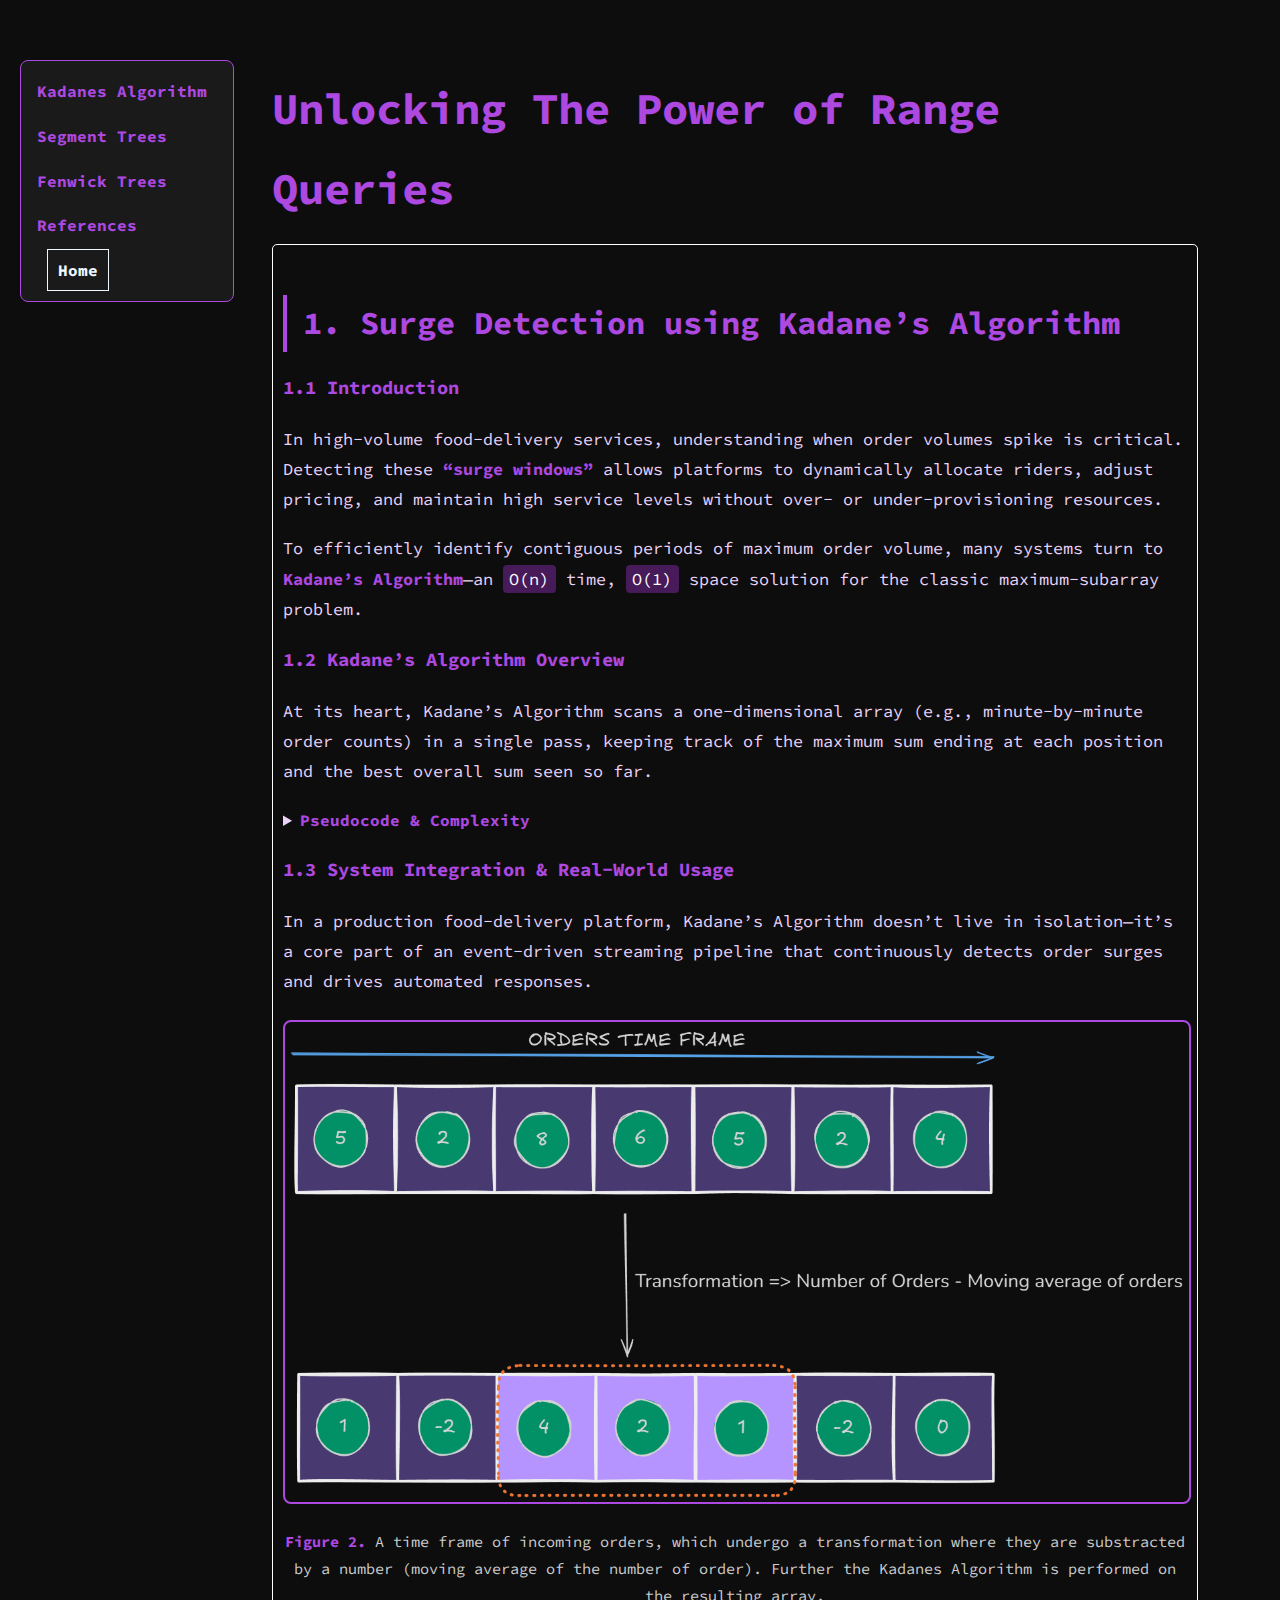
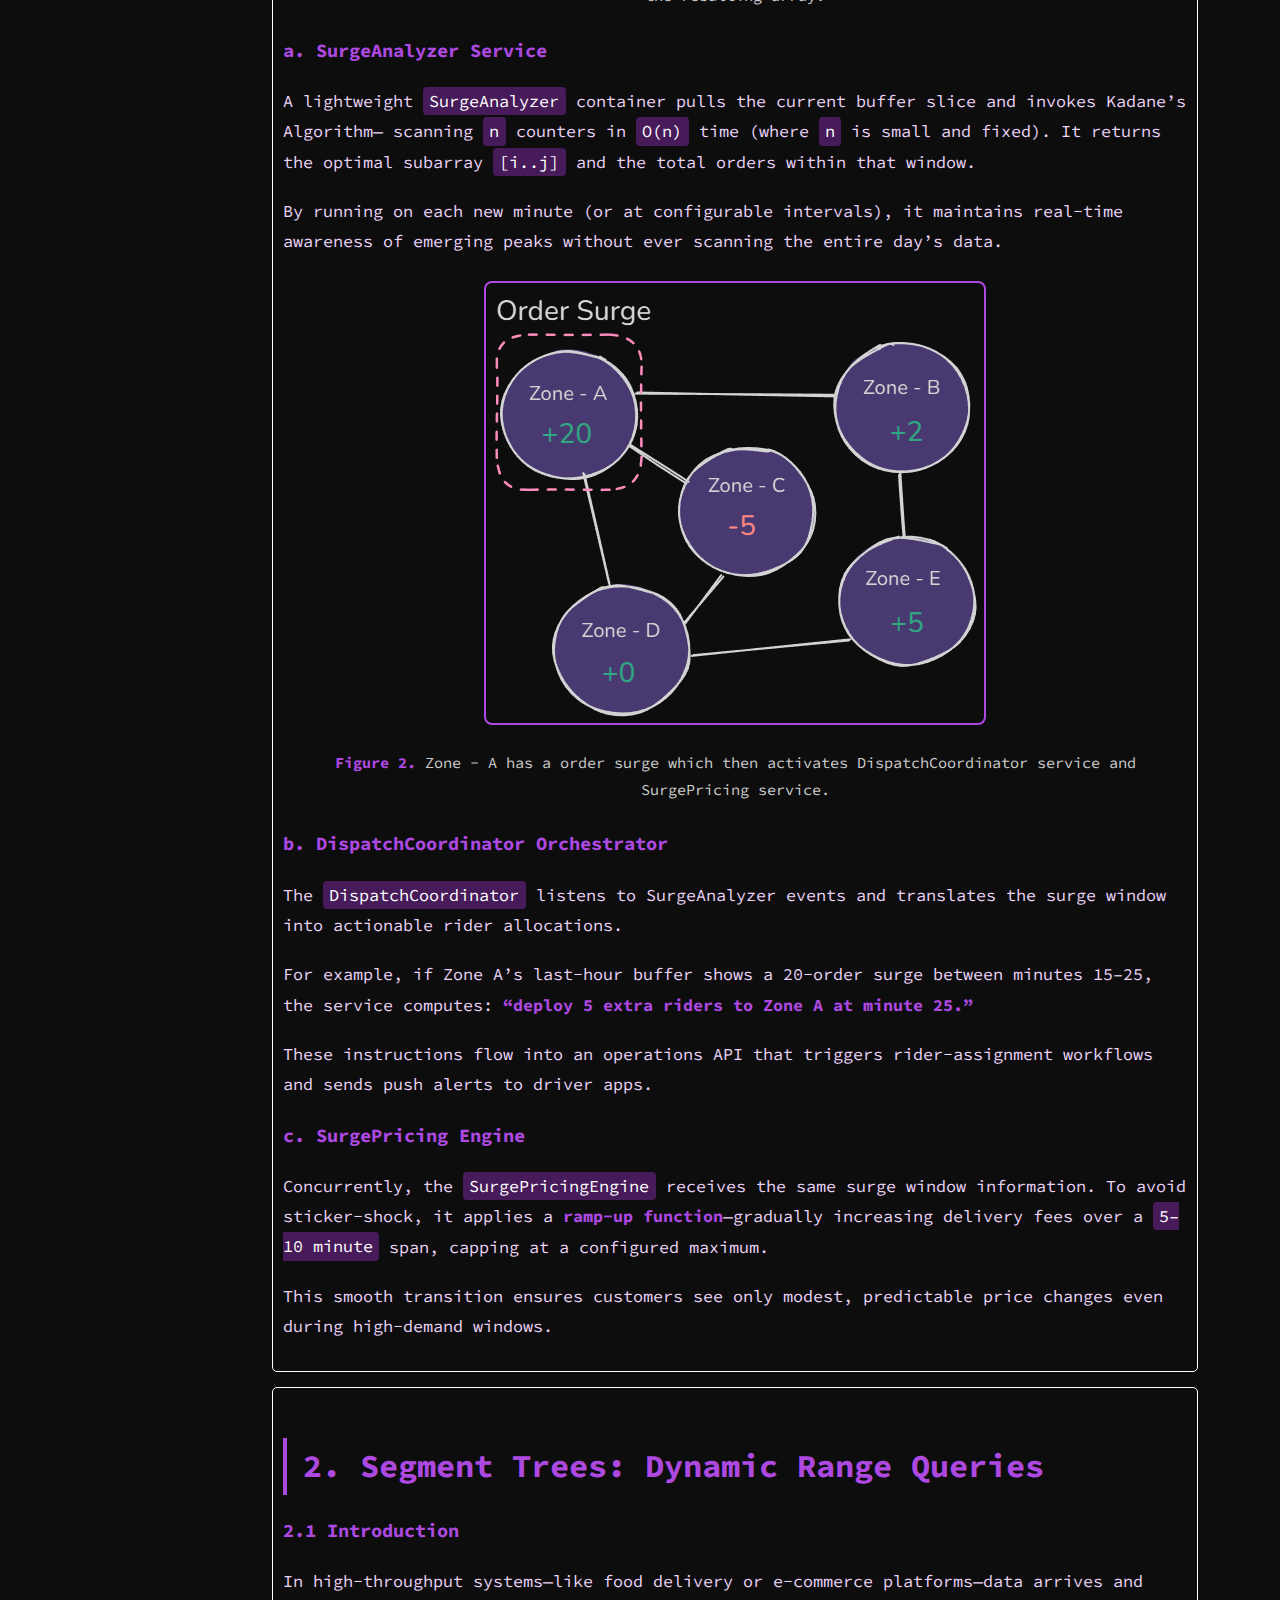
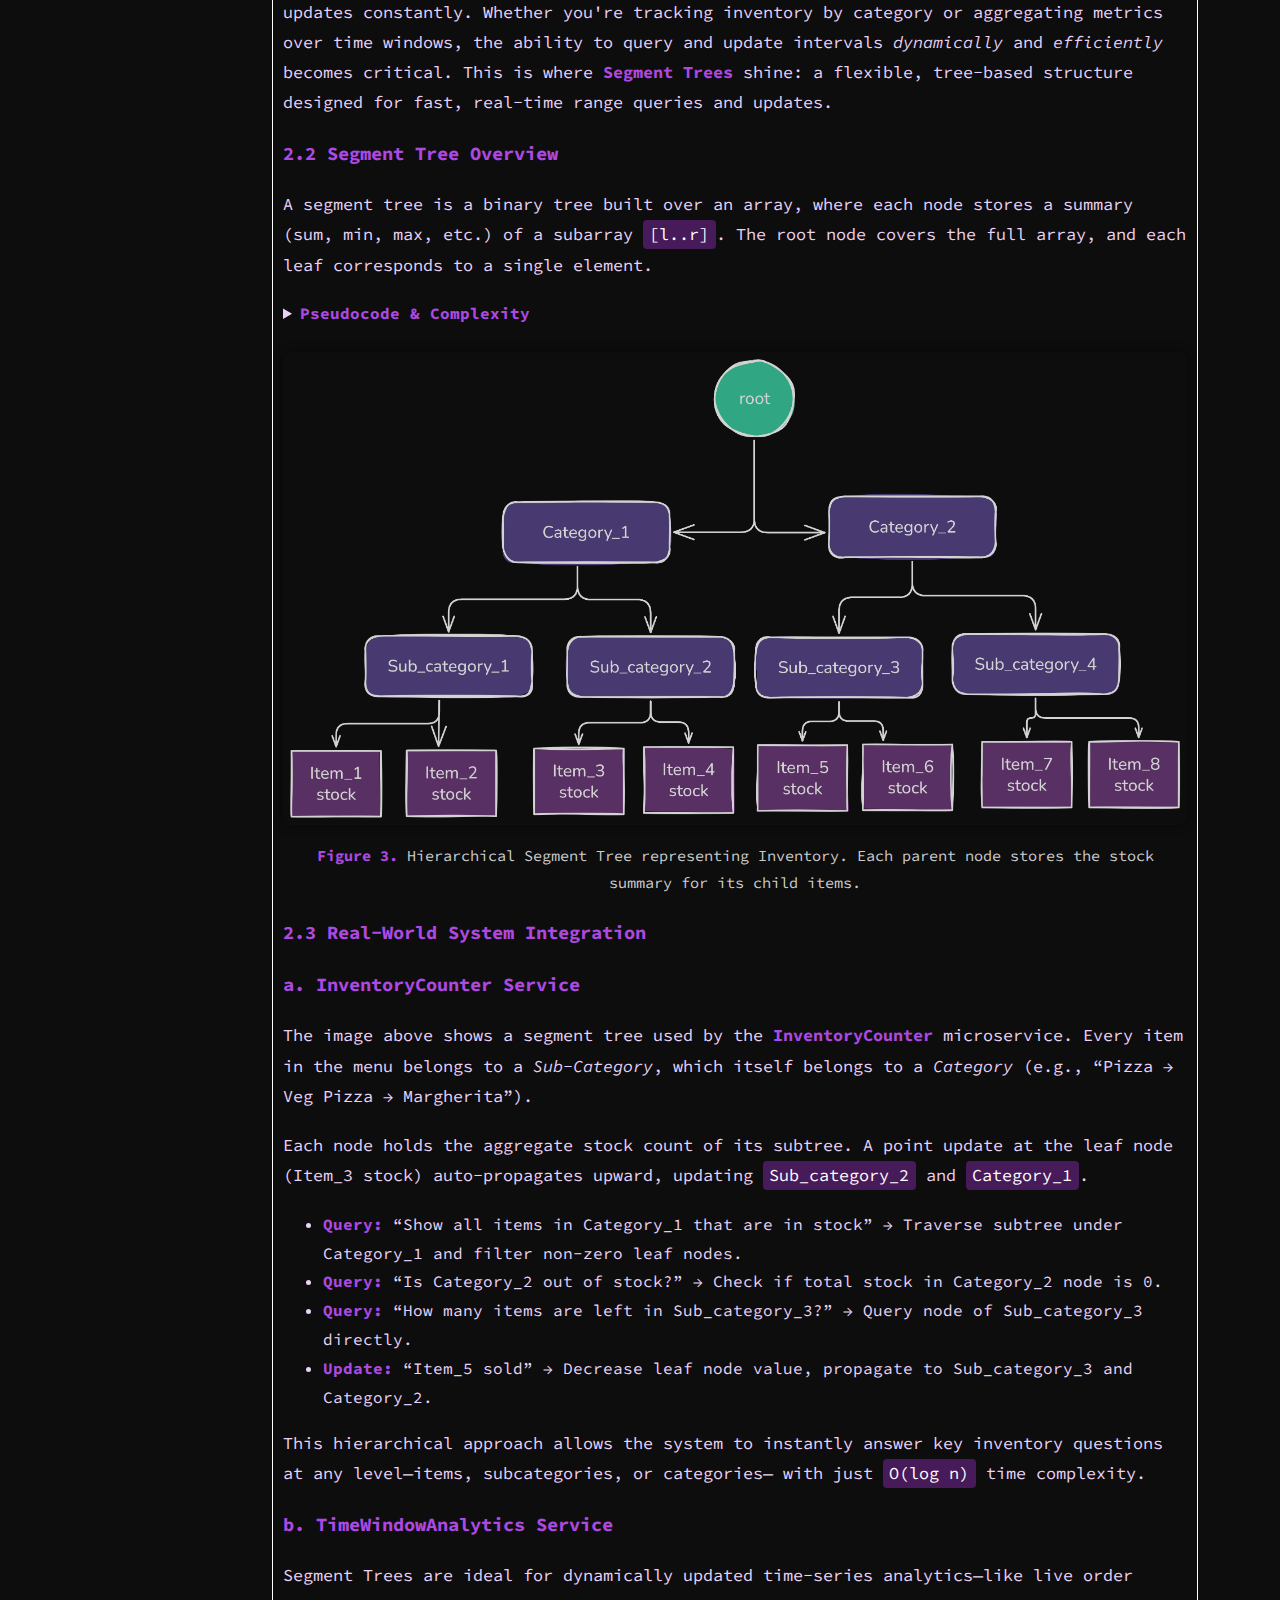
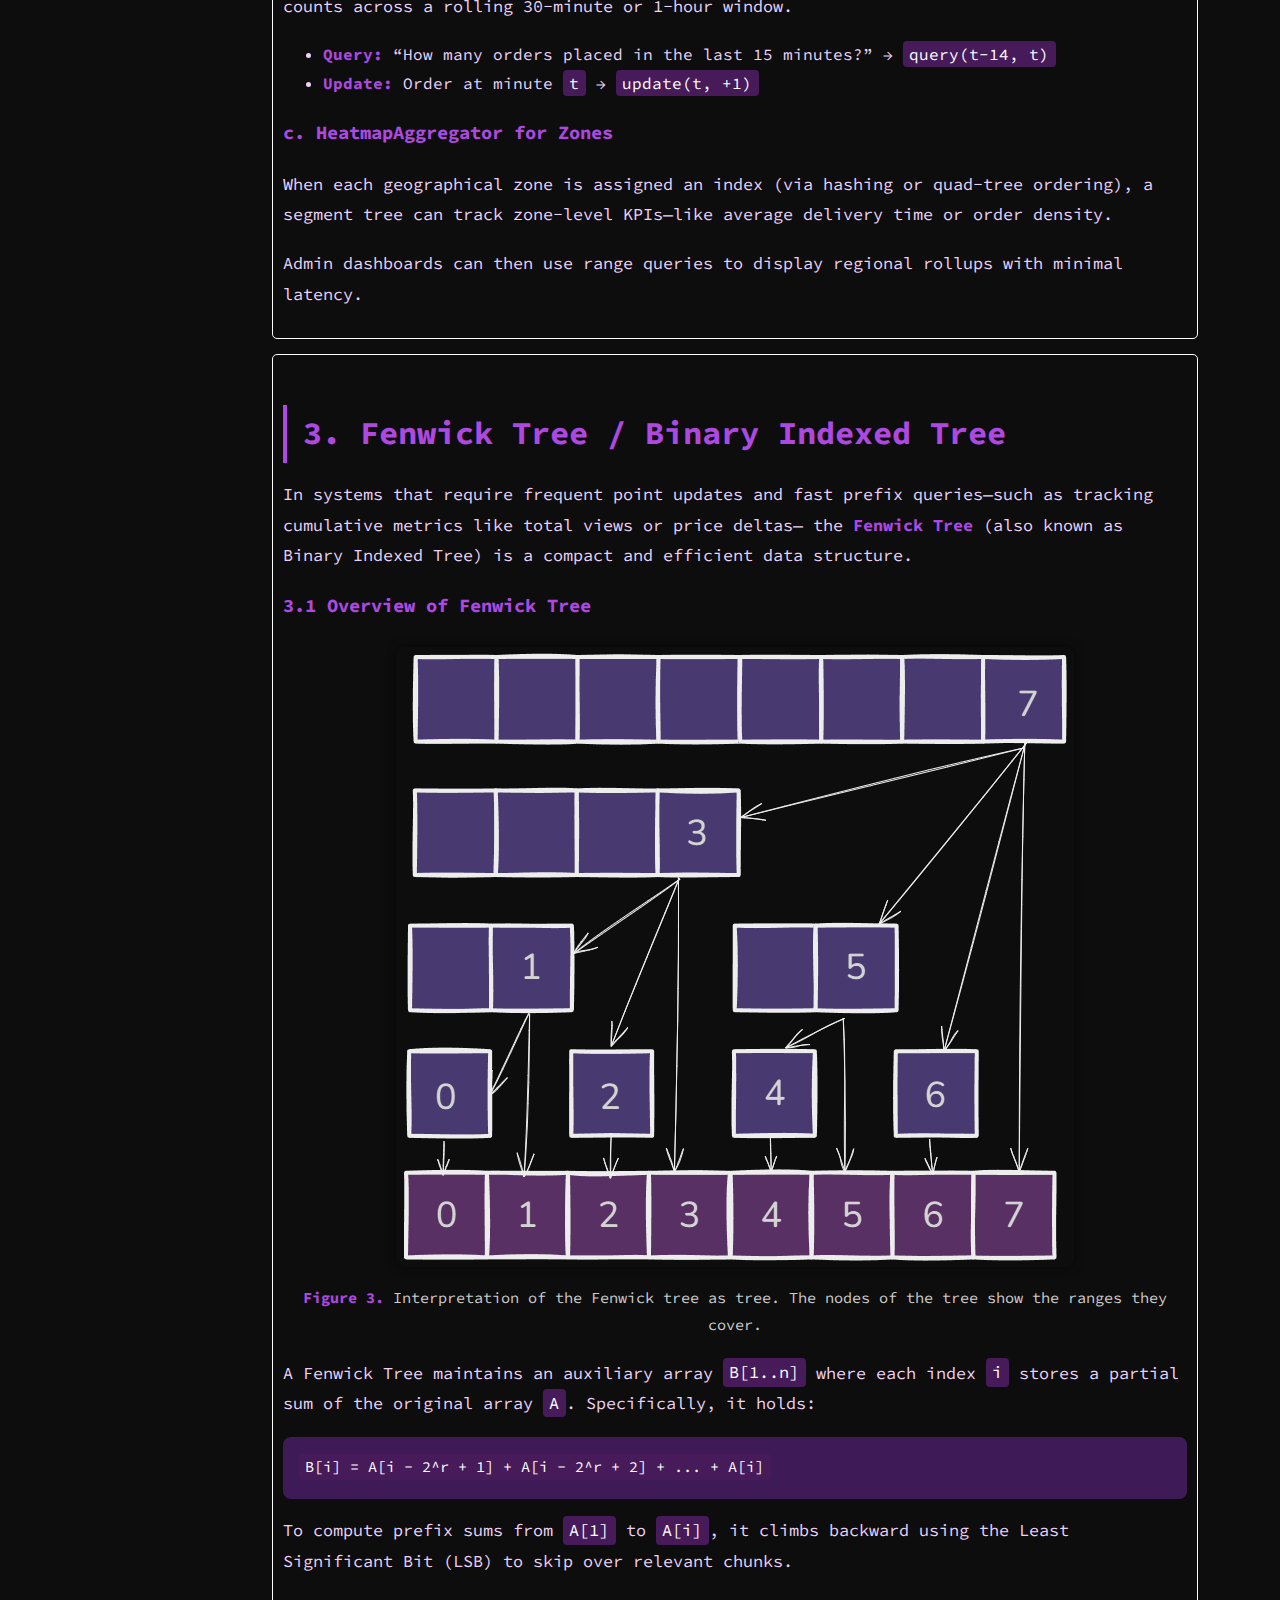
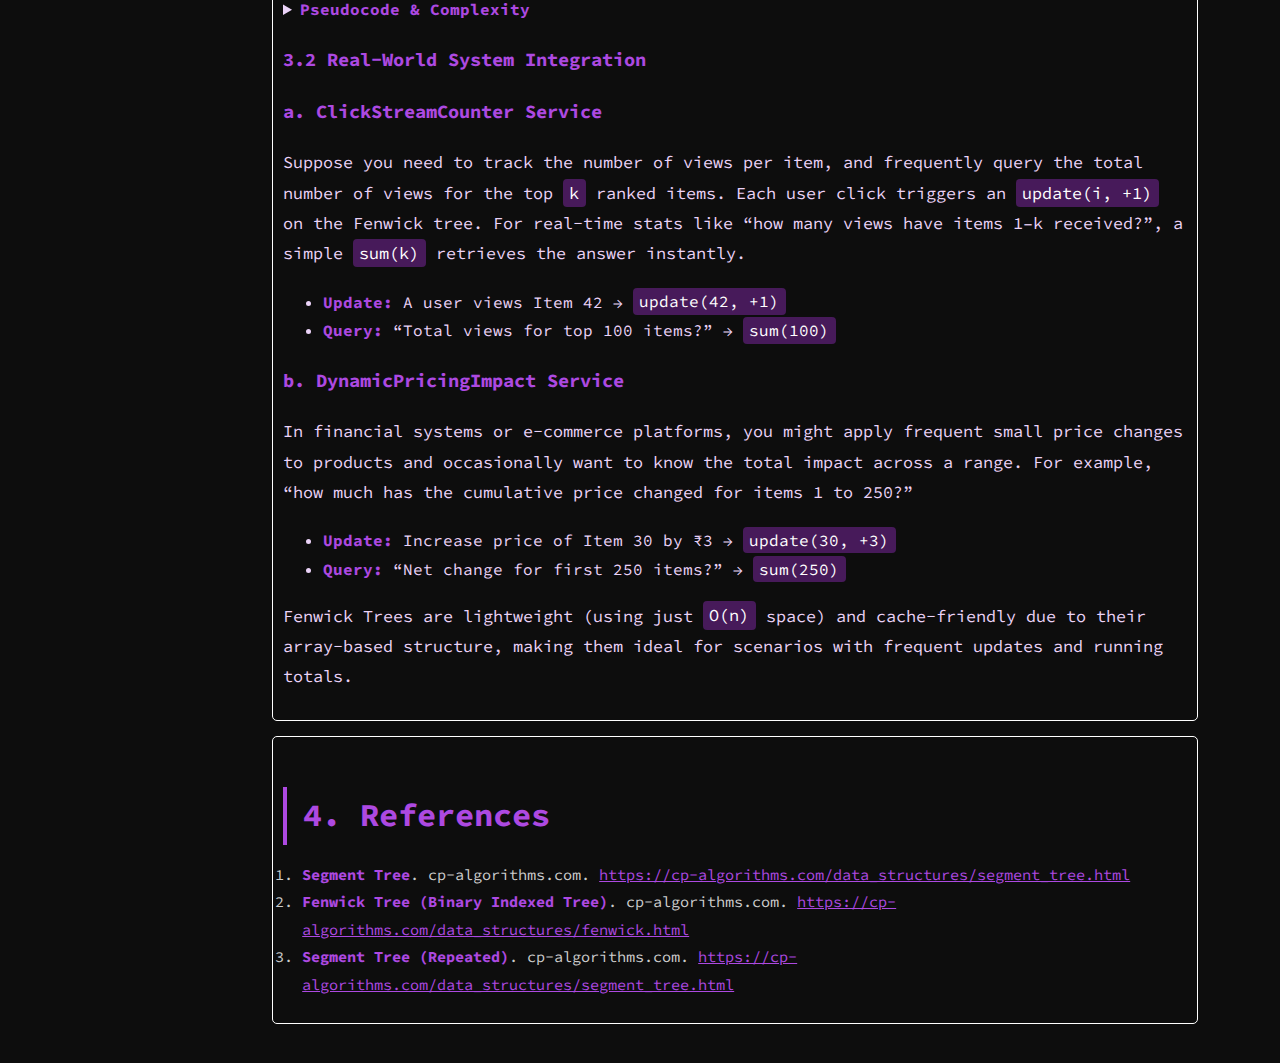
<file: case3.html>
<!DOCTYPE html>
<html lang="en">

<head>
    <meta charset="UTF-8" />
    <meta name="viewport" content="width=device-width, initial-scale=1.0" />
    <title>QuadHash Case Study</title>
    <link href="https://fonts.googleapis.com/css2?family=Source+Code+Pro:wght@400;600&display=swap" rel="stylesheet">
    <style>
        :root {
            --primary-color: #2e073f;
            --secondary-color: #7a1cac;
            --accent-color: #ad49e1;
            --text-color: #ebd3f8;
        }

        body {
            margin-left: 240px;
            margin-right: 50px;
            font-family: 'Source Code Pro', monospace;
            background-color: #0d0d0d;
            color: var(--text-color);
            line-height: 1.8;
            padding: 2rem;
        }

        h1,
        h2,
        h3 {
            color: var(--accent-color);
        }

        h1 {
            font-size: 2.75rem;
            margin-bottom: 1rem;
        }

        h2 {
            font-size: 2rem;
            margin-top: 2.5rem;
            margin-bottom: 1rem;
            border-left: 4px solid var(--accent-color);
            padding-left: 1rem;
        }

        p {
            font-size: 1.05rem;
            margin-bottom: 1.2rem;
        }

        pre {
            background-color: #3e1a56;
            padding: 1rem;
            border-radius: 8px;
            overflow-x: auto;
            color: var(--text-color);
            font-size: 0.95rem;
            margin-top: 0;
        }

        code {
            color: #fff;
            font-family: 'Source Code Pro', monospace;
            background-color: #471a5a;
            padding: 0.2rem 0.4rem;
            border-radius: 4px;
        }

        strong {
            color: var(--accent-color);
        }

        .box {
            margin-top: 15px;
            border: 1px solid white;
            padding: 10px;
            border-radius: 5px;
        }

        .batching {
            height: 80%;
            width: 70%;
        }

        .sidebar {
            position: fixed;
            top: 60px;
            left: 20px;
            width: 180px;
            background-color: #1a1a1a;
            border: 1px solid #ad49e1;
            padding: 1rem;
            border-radius: 8px;
            z-index: 1000;
        }

        .sidebar ul {
            list-style: none;
            padding: 0;
            margin: 0;
        }

        .sidebar li {
            margin-bottom: 1rem;
        }

        .sidebar a {
            text-decoration: none;
            color: var(--accent-color);
            font-weight: bold;
            transition: color 0.3s ease;
        }

        .sidebar a:hover {
            color: #fff;
        }
        .nav-links a {
            margin-left: 10px;
            margin-right: 10px;
            text-decoration: none;
            color: aliceblue;
            font-size: 16px;
            padding: 10px;
            /* Padding inside the links */
            border: 1px solid aliceblue;
            /* Thin white border around the links */
            transition: background-color 0.3s, color 0.3s;
            /* Optional: smooth hover effect */
        }

        .nav-links a:hover {
            background-color: aliceblue;
            /* Change background on hover */
            color: black;
            /* Change text color on hover */
        }


        @media (max-width: 768px) {
            .sidebar {
                display: none;
            }

            body {
                padding: 1rem 1.5rem;
                margin: 30px 50px;
            }

            h1 {
                font-size: 2rem;
                text-align: center;
            }

            h2 {
                font-size: 1.5rem;
                padding-left: 0.75rem;
            }

            p,
            li {
                font-size: 0.95rem;
            }

            .box {
                padding: 15px;
            }

            pre {
                font-size: 0.85rem;
            }

            .caption {
                font-size: 0.85rem;
            }
        }

        @media (max-width: 480px) {
            body {
                padding: 0.5rem;
                margin: 10px;
            }

            h1 {
                font-size: 1.75rem;
            }

            h2 {
                font-size: 1.25rem;
                padding-left: 0.5rem;
            }

            p,
            li {
                font-size: 0.9rem;
            }

            pre {
                font-size: 0.8rem;
            }

            .box {
                padding: 10px;
            }

            .caption {
                font-size: 0.8rem;
            }
        }
    </style>
</head>

<body>
    <div class="sidebar">
        <nav>
            <ul>
                <li><a href="#kad"> Kadanes Algorithm</a></li>
                <li><a href="#seg"> Segment Trees</a></li>
                <li><a href="#fen"> Fenwick Trees</a></li>
                <li><a href="#ref">References</a></li>
                
            </ul>
            <div class="nav-links">
                <a href="index.html">Home</a>
            </div>
        </nav>
        
    </div>
    <h1>Unlocking The Power of Range Queries</h1>
    <div class="box" id="kad">
        <h2>1. Surge Detection using Kadane’s Algorithm</h2>

        <h3>1.1 Introduction</h3>
        <p>
            In high-volume food-delivery services, understanding when order volumes spike is critical. Detecting these
            <strong>“surge windows”</strong> allows platforms to dynamically allocate riders, adjust pricing, and
            maintain high
            service levels without over- or under-provisioning resources.
        </p>
        <p>
            To efficiently identify contiguous periods of maximum order volume, many systems turn to
            <strong>Kadane’s Algorithm</strong>—an <code>O(n)</code> time, <code>O(1)</code> space solution for the
            classic
            maximum-subarray problem.
        </p>

        <h3>1.2 Kadane’s Algorithm Overview</h3>
        <p>
            At its heart, Kadane’s Algorithm scans a one-dimensional array (e.g., minute-by-minute order counts) in a
            single
            pass, keeping track of the maximum sum ending at each position and the best overall sum seen so far.
        </p>

        <details>
            <summary><strong>Pseudocode & Complexity</strong></summary>
            <pre><code>max_so_far ← –∞
max_ending_here ← 0

for each x in A[1..n]:
    max_ending_here ← max(x, max_ending_here + x)
    max_so_far ← max(max_so_far, max_ending_here)

return max_so_far
Time Complexity: O(n) — one pass over the data
Space Complexity: O(1) — only two scalar trackers
</code></pre>
        </details>

        <h3>1.3 System Integration & Real-World Usage</h3>
        <p>
            In a production food-delivery platform, Kadane’s Algorithm doesn’t live in isolation—it’s a core part of an
            event-driven streaming pipeline that continuously detects order surges and drives automated responses.
        </p>
        <div style="text-align:center; margin: 1.5rem 0;">
            <img src="image/Kadanes.png" alt="QuadTree subdivision and tree" width="auto"
                style="max-width: 100%;border-radius: 8px; border: 2px solid #ad49e1;" />
            <p style="font-size: 0.95rem; color: #ccc;"><strong>Figure 2.</strong> A time frame of incoming orders,
                which undergo a transformation where they are substracted by a number (moving average of the number of
                order). Further the Kadanes Algorithm is performed on the resulting array.</p>
        </div>

        <h3>a. SurgeAnalyzer Service</h3>
        <p>
            A lightweight <code>SurgeAnalyzer</code> container pulls the current buffer slice and invokes Kadane’s
            Algorithm—
            scanning <code>n</code> counters in <code>O(n)</code> time (where <code>n</code> is small and fixed). It
            returns the
            optimal subarray <code>[i..j]</code> and the total orders within that window.
        </p>
        <p>
            By running on each new minute (or at configurable intervals), it maintains real-time awareness of emerging
            peaks
            without ever scanning the entire day’s data.
        </p>
        <div style="text-align:center; margin: 1.5rem 0;">
            <img src="image/order-surge.png" alt="QuadTree subdivision and tree" 
                style="max-width: 100%;border-radius: 8px; border: 2px solid #ad49e1;" />
            <p style="font-size: 0.95rem; color: #ccc;"><strong>Figure 2.</strong> Zone - A has a order surge which then
                activates DispatchCoordinator service and SurgePricing service.</p>
        </div>

        <h3>b. DispatchCoordinator Orchestrator</h3>
        <p>
            The <code>DispatchCoordinator</code> listens to SurgeAnalyzer events and translates the surge window into
            actionable
            rider allocations.
        </p>
        <p>
            For example, if Zone A’s last-hour buffer shows a 20-order surge between minutes 15–25, the service
            computes:
            <strong>“deploy 5 extra riders to Zone A at minute 25.”</strong>
        </p>
        <p>
            These instructions flow into an operations API that triggers rider-assignment workflows and sends push
            alerts to
            driver apps.
        </p>

        <h3>c. SurgePricing Engine</h3>
        <p>
            Concurrently, the <code>SurgePricingEngine</code> receives the same surge window information. To avoid
            sticker-shock, it applies a <strong>ramp-up function</strong>—gradually increasing delivery fees over a
            <code>5–10 minute</code> span, capping at a configured maximum.
        </p>
        <p>
            This smooth transition ensures customers see only modest, predictable price changes even during high-demand
            windows.
        </p>
    </div>

    <div class="box" id="seg">
        <h2>2. Segment Trees: Dynamic Range Queries</h2>

        <h3>2.1 Introduction</h3>
        <p>
            In high-throughput systems—like food delivery or e-commerce platforms—data arrives and updates constantly.
            Whether you're tracking inventory by category or aggregating metrics over time windows, the ability to query
            and update
            intervals <em>dynamically</em> and <em>efficiently</em> becomes critical. This is where
            <strong>Segment Trees</strong> shine: a flexible, tree-based structure designed for fast, real-time
            range queries and updates.
        </p>

        <h3>2.2 Segment Tree Overview</h3>
        <p>
            A segment tree is a binary tree built over an array, where each node stores a summary
            (sum, min, max, etc.) of a subarray <code>[l..r]</code>. The root node covers the full array,
            and each leaf corresponds to a single element.
        </p>

        <details>
            <summary><strong>Pseudocode & Complexity</strong></summary>
            <pre><code>// Build the segment tree
function build(node, l, r):
    if l == r:
        Tree[node] ← A[l]
    else:
        mid ← (l + r) / 2
        build(2*node, l, mid)
        build(2*node+1, mid+1, r)
        Tree[node] ← Tree[2*node] + Tree[2*node+1]

// Range query in [L..R]
function query(node, l, r, L, R):
    if R < l or r < L:
        return 0
    if L <= l and r <= R:
        return Tree[node]
    mid ← (l + r) / 2
    left_sum ← query(2*node, l, mid, L, R)
    right_sum ← query(2*node+1, mid+1, r, L, R)
    return left_sum + right_sum

// Point update at index
function update(node, l, r, index, value):
    if l == r:
        Tree[node] ← value
    else:
        mid ← (l + r) / 2
        if index ≤ mid:
            update(2*node, l, mid, index, value)
        else:
            update(2*node+1, mid+1, r, index, value)
        Tree[node] ← Tree[2*node] + Tree[2*node+1]

Time Complexity:
- Build:  O(n)
- Query: O(log n)
- Update: O(log n)

Space Complexity:
- O(4n) for tree array
</code></pre>
        </details>


        <div style="text-align:center; margin-top: 1.5rem; margin-bottom: 1rem;">
            <img src="image//segment.png" alt="Segment Tree Inventory Layout"
                style="max-width: 100%; border-radius: 8px; box-shadow: 0 0 10px rgba(0,0,0,0.5);" />
            <p style="font-size: 0.95rem; color: #ccc; margin-top: 0.5rem;">
                <strong>Figure 3.</strong> Hierarchical Segment Tree representing Inventory. Each parent node stores the
                stock summary for its child items.
            </p>
        </div>

        <h3>2.3 Real-World System Integration</h3>

        <h3>a. InventoryCounter Service</h3>
        <p>
            The image above shows a segment tree used by the <strong>InventoryCounter</strong> microservice. Every item
            in the menu belongs to
            a <em>Sub-Category</em>, which itself belongs to a <em>Category</em> (e.g., “Pizza → Veg Pizza →
            Margherita”).
        </p>
        <p>
            Each node holds the aggregate stock count of its subtree. A point update at the leaf node (Item_3 stock)
            auto-propagates upward,
            updating <code>Sub_category_2</code> and <code>Category_1</code>.
        </p>

        <ul>
            <li><strong>Query:</strong> “Show all items in Category_1 that are in stock” → Traverse subtree under
                Category_1 and filter non-zero leaf nodes.</li>
            <li><strong>Query:</strong> “Is Category_2 out of stock?” → Check if total stock in Category_2 node is 0.
            </li>
            <li><strong>Query:</strong> “How many items are left in Sub_category_3?” → Query node of Sub_category_3
                directly.</li>
            <li><strong>Update:</strong> “Item_5 sold” → Decrease leaf node value, propagate to Sub_category_3 and
                Category_2.</li>
        </ul>

        <p>
            This hierarchical approach allows the system to instantly answer key inventory questions at any level—items,
            subcategories, or categories—
            with just <code>O(log n)</code> time complexity.
        </p>

        <h3>b. TimeWindowAnalytics Service</h3>
        <p>
            Segment Trees are ideal for dynamically updated time-series analytics—like live order counts across a
            rolling
            30-minute or 1-hour window.
        </p>
        <ul>
            <li><strong>Query:</strong> “How many orders placed in the last 15 minutes?” → <code>query(t-14, t)</code>
            </li>
            <li><strong>Update:</strong> Order at minute <code>t</code> → <code>update(t, +1)</code></li>
        </ul>

        <h3>c. HeatmapAggregator for Zones</h3>
        <p>
            When each geographical zone is assigned an index (via hashing or quad-tree ordering), a segment tree can
            track
            zone-level KPIs—like average delivery time or order density.
        </p>
        <p>
            Admin dashboards can then use range queries to display regional rollups with minimal latency.
        </p>
    </div>
    <div class="box" id="fen">
        <h2>3. Fenwick Tree / Binary Indexed Tree</h2>

        <p>
            In systems that require frequent point updates and fast prefix queries—such as tracking cumulative metrics
            like
            total views or price deltas—
            the <strong>Fenwick Tree</strong> (also known as Binary Indexed Tree) is a compact and efficient data
            structure.
        </p>

        <h3>3.1 Overview of Fenwick Tree</h3>
        <div style="text-align:center; margin-top: 1.5rem; margin-bottom: 1rem;">
            <img src="image/fenwick (1).png" alt="Segment Tree Inventory Layout"
                style="max-width: 100%; border-radius: 8px; box-shadow: 0 0 10px rgba(0,0,0,0.5);" />
            <p style="font-size: 0.95rem; color: #ccc; margin-top: 0.5rem;">
                <strong>Figure 3.</strong> Interpretation of the Fenwick tree as tree. The nodes of the tree show the ranges they cover.
            </p>
        </div>
        <p>
            A Fenwick Tree maintains an auxiliary array <code>B[1..n]</code> where each index <code>i</code> stores a
            partial sum of the original array
            <code>A</code>. Specifically, it holds:
        </p>

        <pre><code>B[i] = A[i - 2^r + 1] + A[i - 2^r + 2] + ... + A[i]</code></pre>

        <p>
            To compute prefix sums from <code>A[1]</code> to <code>A[i]</code>, it climbs backward using the Least
            Significant Bit (LSB)
            to skip over relevant chunks.
        </p>

        <details>
            <summary><strong>Pseudocode & Complexity</strong></summary>
            <pre><code>// Prefix sum from A[1..i]
function sum(i):
    s = 0
    while i > 0:
        s += B[i]
        i -= i & (-i)
    return s

// Add 'delta' to A[i]
function update(i, delta):
    while i ≤ n:
        B[i] += delta
        i += i & (-i)

Time Complexity:
- Update: O(log n)
- Prefix Sum Query: O(log n)
- Space: O(n)
</code></pre>
        </details>

        <h3>3.2 Real-World System Integration</h3>

        <h3>a. ClickStreamCounter Service</h3>
        <p>
            Suppose you need to track the number of views per item, and frequently query the total number of views for
            the
            top <code>k</code> ranked items.
            Each user click triggers an <code>update(i, +1)</code> on the Fenwick tree. For real-time stats like “how
            many
            views have items 1–k received?”,
            a simple <code>sum(k)</code> retrieves the answer instantly.
        </p>
        <ul>
            <li><strong>Update:</strong> A user views Item 42 → <code>update(42, +1)</code></li>
            <li><strong>Query:</strong> “Total views for top 100 items?” → <code>sum(100)</code></li>
        </ul>

        <h3>b. DynamicPricingImpact Service</h3>
        <p>
            In financial systems or e-commerce platforms, you might apply frequent small price changes to products and
            occasionally want to know the total
            impact across a range. For example, “how much has the cumulative price changed for items 1 to 250?”
        </p>
        <ul>
            <li><strong>Update:</strong> Increase price of Item 30 by ₹3 → <code>update(30, +3)</code></li>
            <li><strong>Query:</strong> “Net change for first 250 items?” → <code>sum(250)</code></li>
        </ul>

        <p>
            Fenwick Trees are lightweight (using just <code>O(n)</code> space) and cache-friendly due to their
            array-based
            structure, making them
            ideal for scenarios with frequent updates and running totals.
        </p>

    </div>

   <div class="box" id="ref">
    <h2>4. References</h2>
    
    <ol style="font-size: 0.95rem; color: #ccc; padding-left: 1.2rem;">
        <li>
            <strong>Segment Tree</strong>. 
            cp-algorithms.com. 
            <a href="https://cp-algorithms.com/data_structures/segment_tree.html" target="_blank" style="color: var(--accent-color);">
                https://cp-algorithms.com/data_structures/segment_tree.html
            </a>
        </li>
        <li>
            <strong>Fenwick Tree (Binary Indexed Tree)</strong>. 
            cp-algorithms.com. 
            <a href="https://cp-algorithms.com/data_structures/fenwick.html" target="_blank" style="color: var(--accent-color);">
                https://cp-algorithms.com/data_structures/fenwick.html
            </a>
        </li>
        <li>
            <strong>Segment Tree (Repeated)</strong>. 
            cp-algorithms.com. 
            <a href="https://cp-algorithms.com/data_structures/segment_tree.html" target="_blank" style="color: var(--accent-color);">
                https://cp-algorithms.com/data_structures/segment_tree.html
            </a>
        </li>
    </ol>
</div>






</body>

</html>
</file>
<file: styles-blog.css>
:root {
    --primary-color: #2E073F;
    --secondary-color: #7A1CAC;
    --accent-color: #AD49E1;
    --text-color: #EBD3F8;
}

* {
    margin: 0;
    padding: 0;
    box-sizing: border-box;
    overflow-x: hidden;
}

body {
    font-family: 'Source Code Pro', sans-serif;
    background-color: black;
    color: aliceblue;
    line-height: 1.5;
}

.header {
    background: black;
    padding: 20px;
}

.nav-bar {
    display: flex;
    justify-content: space-between;
    align-items: center;
}

.company-name h1 {
    color: aliceblue;
    margin-left: 20px;
}

.nav-links {
    display: flex;
    justify-content: space-around;
}

.nav-links a {
    margin: 0 10px;
    text-decoration: none;
    color: aliceblue;
    padding: 10px;
    border: 1px solid aliceblue;
    transition: background-color 0.3s, color 0.3s;
}

.nav-links a:hover {
    background-color: aliceblue;
    color: black;
}

.content {
    padding: 20px;
    max-width: 800px;
    margin: auto;
}

.blog-post {
    background-color: #1a1a1a;
    border: 1px solid #ccc;
    border-radius: 5px;
    padding: 15px;
    margin-bottom: 20px;
    cursor: pointer;
    transition: background-color 0.3s ease;
}

.blog-post:hover {
    background-color: var(--primary-color);
}

.post-title {
    font-size: 1.5rem;  
    color: var(--text-color);
}

.post-date {
    font-size: 0.9rem;
    color: var(--secondary-color);
}

.post-content {
    display: none;
    color: var(--text-color);
}

.full-post .post-content {
    display: block;
}

.full-post .post-title, .full-post .post-date {
    font-size: 1.2rem;
}

.back-button {
    display: inline-block;
    margin-top: 20px;
    padding: 10px 15px;
    color: var(--accent-color);
    border: 1px solid aliceblue;
    background-color: black;
    cursor: pointer;
    text-align: center;
    transition: background-color 0.3s, color 0.3s;
}

.back-button:hover {
    background-color: aliceblue;
    color: black;
}

.footer {
    display: flex;
    justify-content:flex-end;
    padding: 20px;
    background: black;
    color: white;
    position: fixed;
    bottom: 0;
    width: 100%;
}
/* Media Queries for Tablets (768px and below) */
@media (max-width: 768px) {
    .header {
        padding: 15px; /* Adjust header padding */
    }

    .nav-links {
        flex-direction: row; /*Stack nav links vertically*/
        align-items: center; /* Center-align links */
        justify-content: space-between;
        gap: 20px;
    }

    .nav-links a {
        margin: 5px 0; /* Adjust margin for stacked links */
        font-size: 14px; /* Smaller font size for links */
    }

    .content {
        padding: 10px; /* Reduce content padding */
        max-width: 100%; /* Allow full width on small screens */
    }

    .blog-post {
        padding: 10px; /* Adjust padding inside blog post */
    }

    .post-title {
        font-size: 1.3rem; /* Smaller title font size */
    }

    .post-date {
        font-size: 0.8rem; /* Smaller date font size */
    }
}

/* Media Queries for Smartphones (430px and below) */
@media (max-width: 430px) {
    .header {
        padding: 10px; /* Further reduce header padding */
    }
    .nav-bar{
        padding: 25px;
    }

    .nav-links {
        font-size: 12px; /* Further decrease font size for links */
    }

    .nav-links a {
        padding: 8px; /* Adjust link padding */
    }

    .content {
        padding: 5px; /* Minimize content padding */
    }

    .blog-post {
        margin-bottom: 15px; /* Adjust spacing between posts */
    }

    .post-title {
        font-size: 1.2rem; /* Further decrease title font size */
    }

    .post-date {
        font-size: 0.7rem; /* Further decrease date font size */
    }

    .back-button {
        padding: 8px 12px; /* Adjust button padding */
    }
    footer p{
        font-size: 0.9rem;
    }
}
</file>
